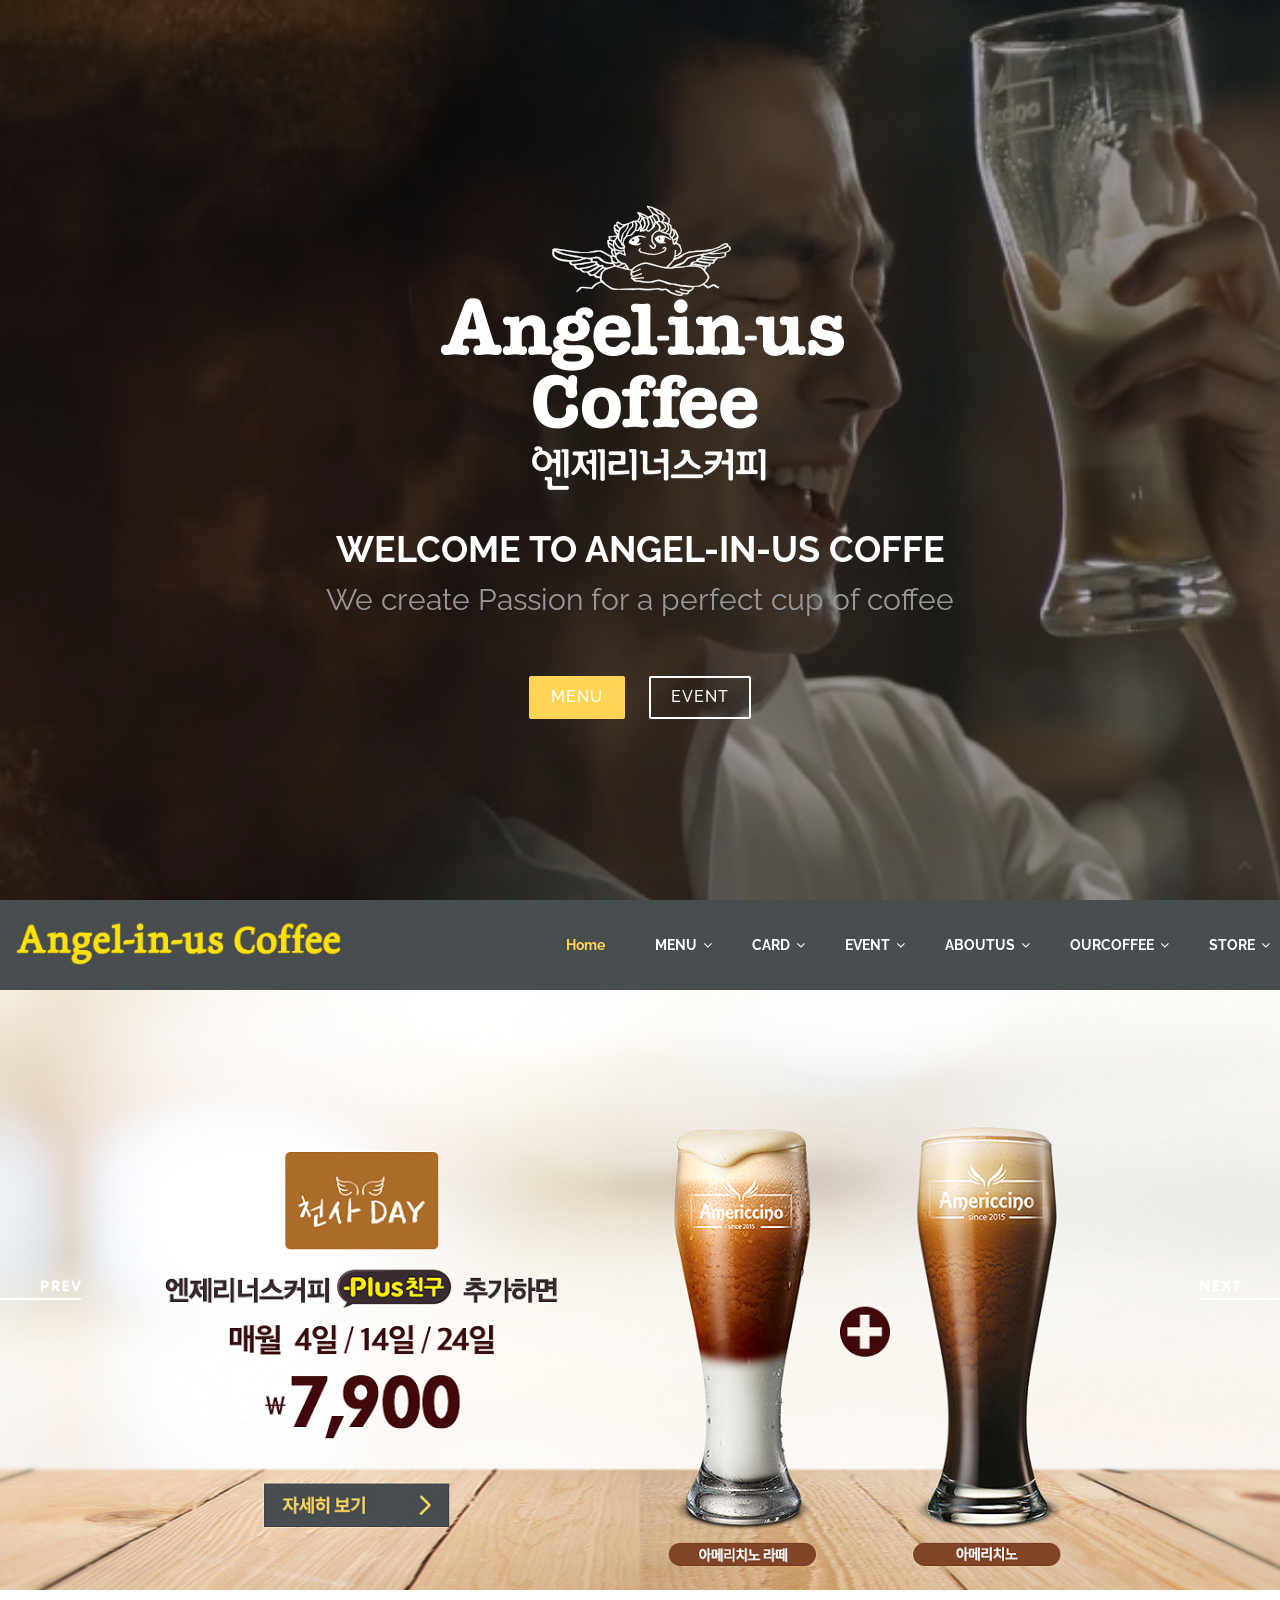
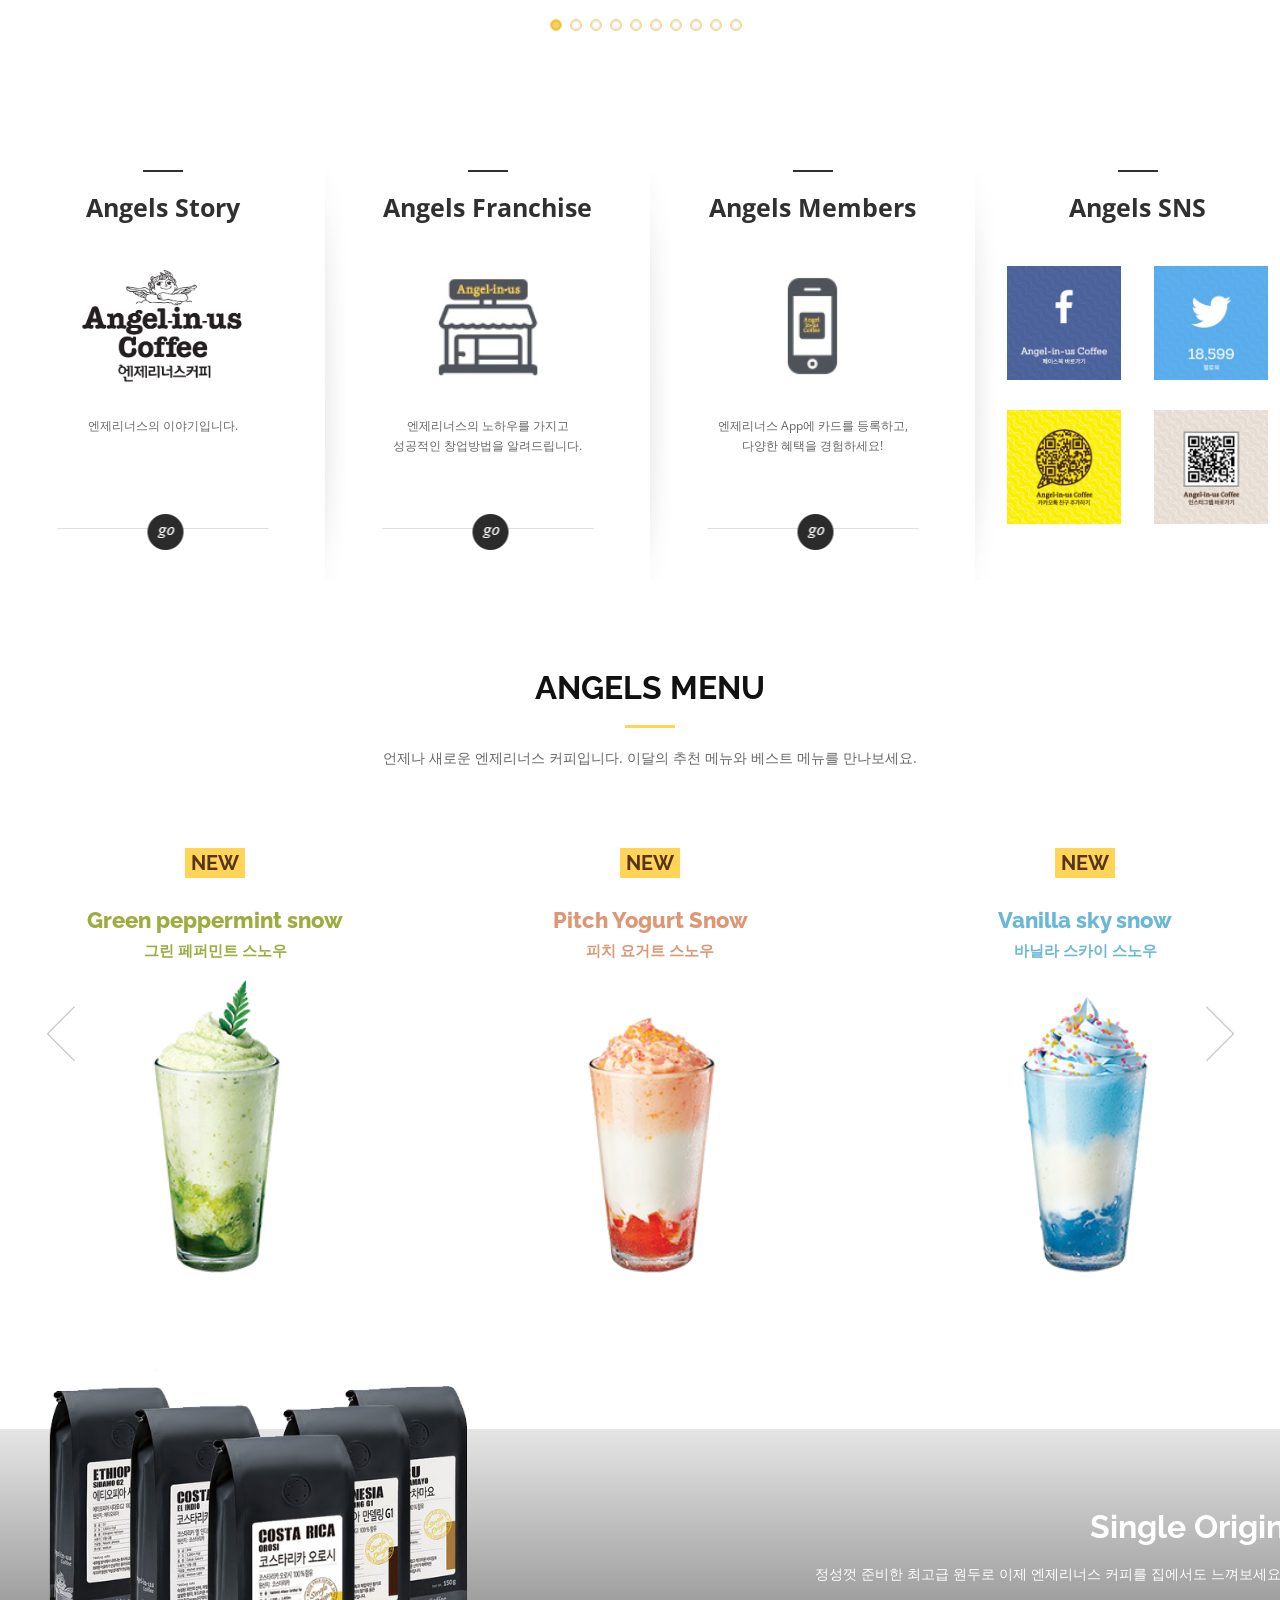
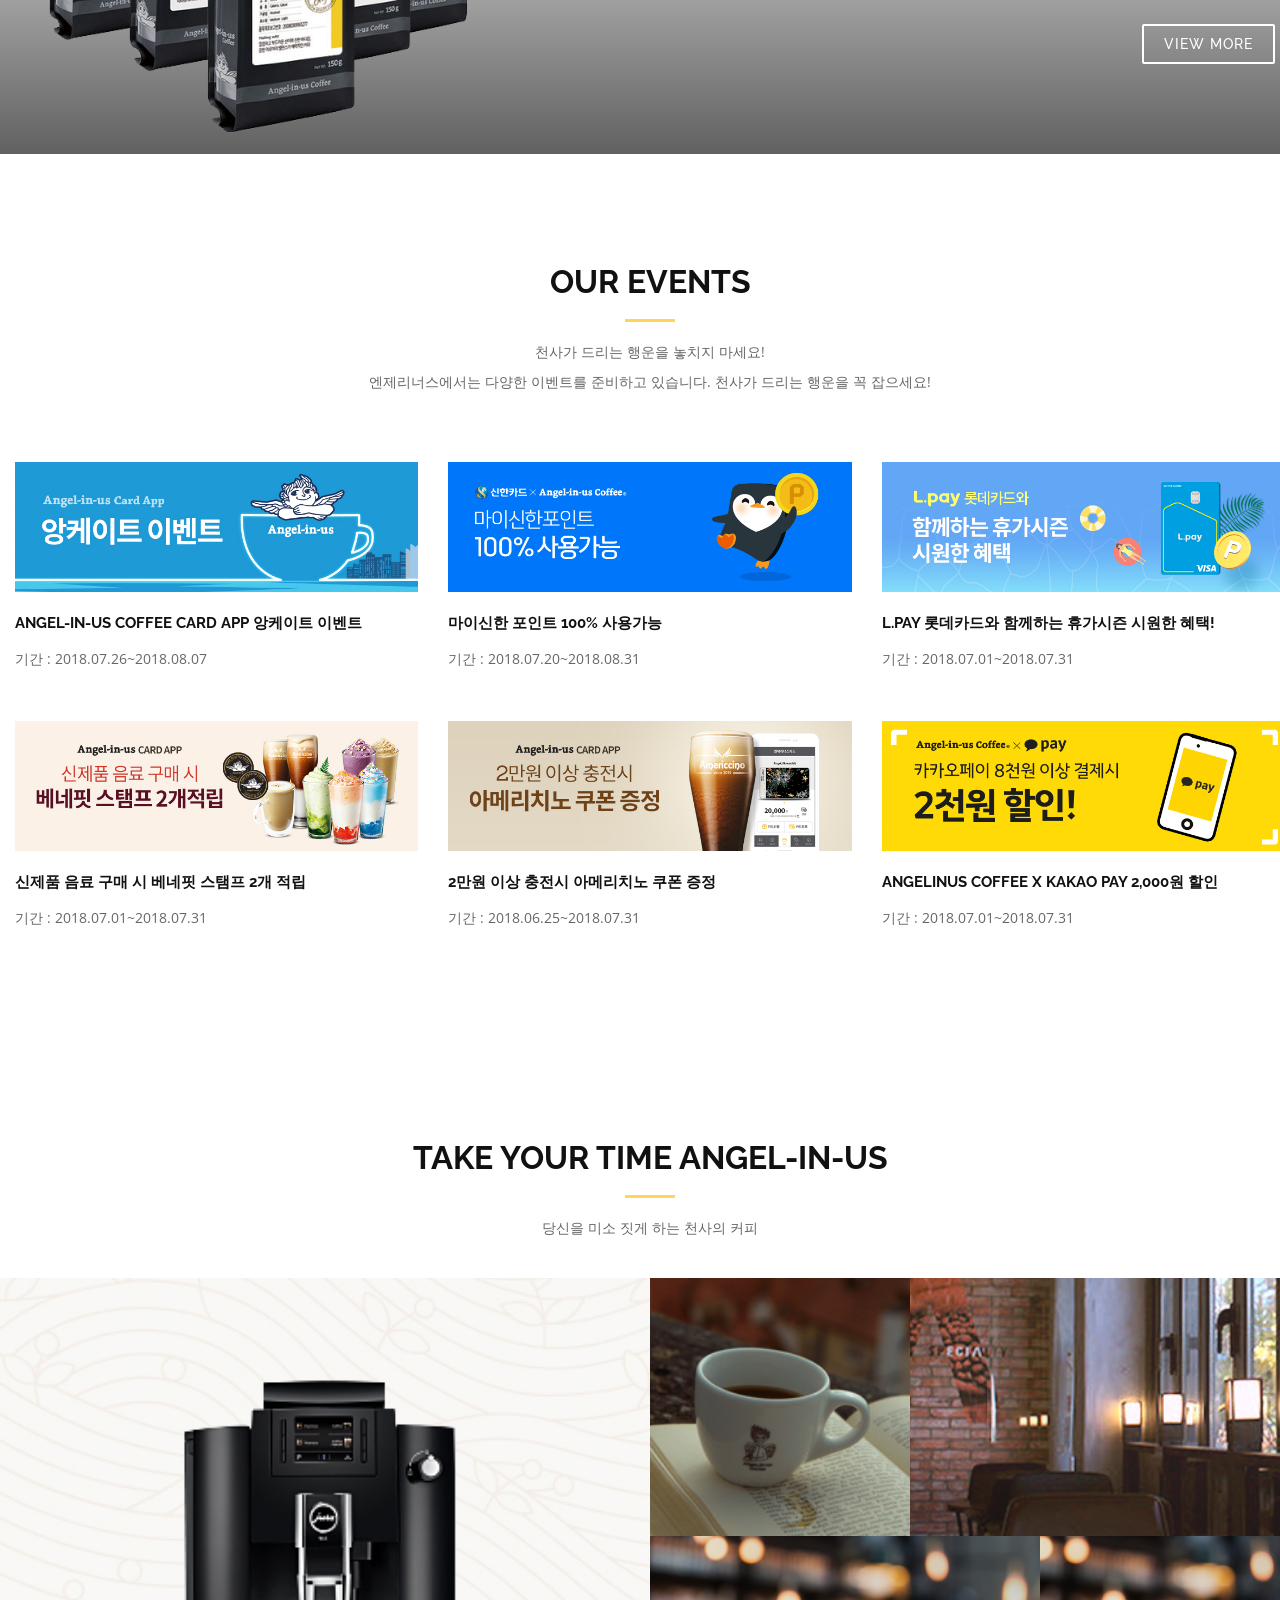
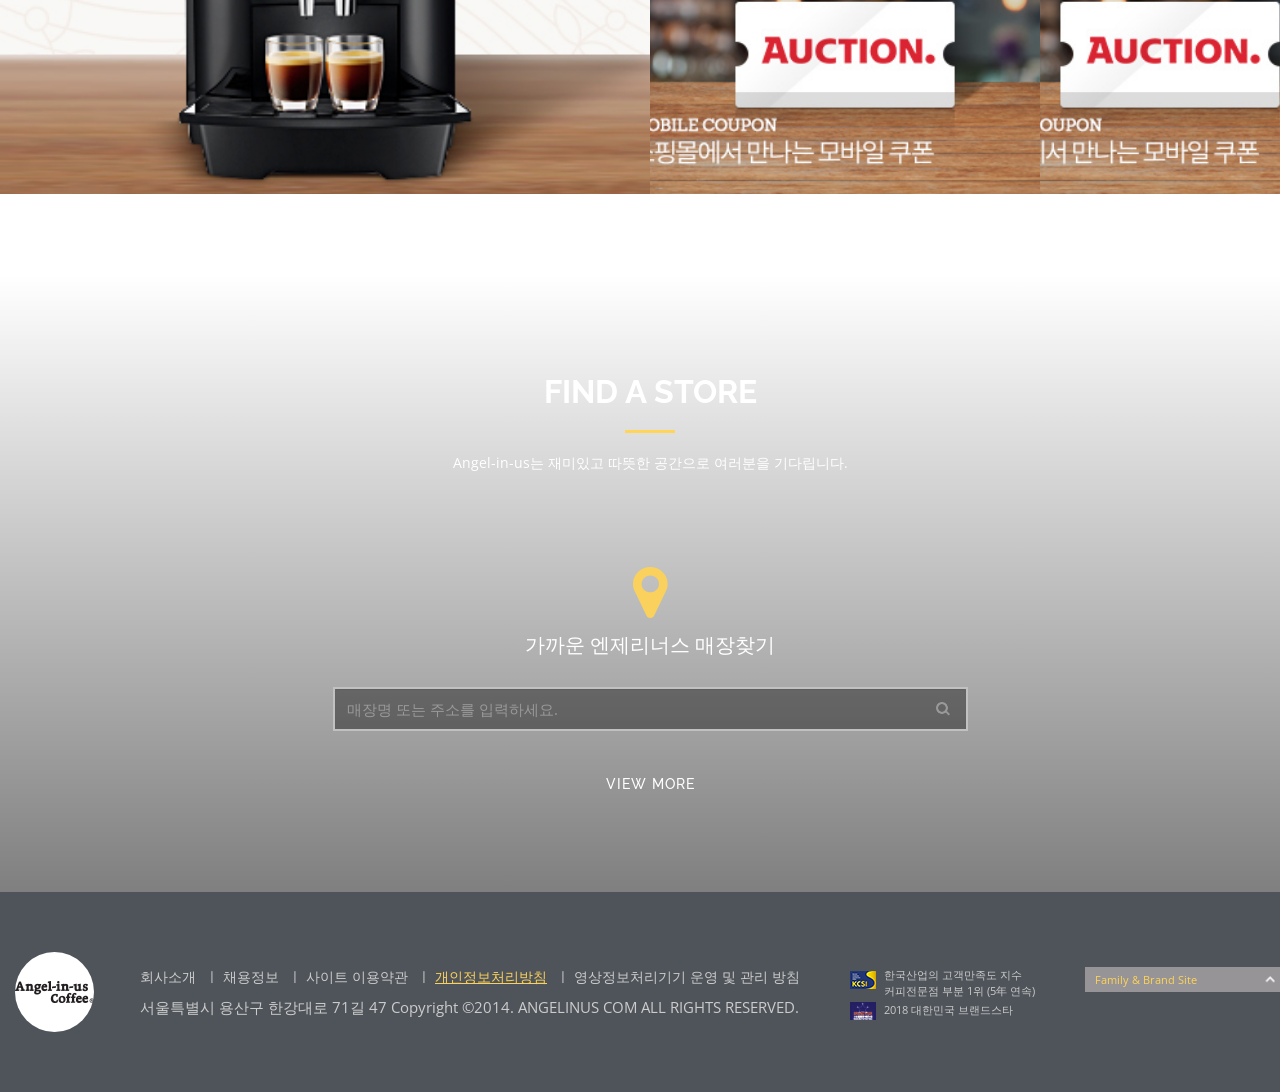
<file: Angel-in-us/index.html>
<!DOCTYPE html>
<html lang="ko">

<head>
  <meta charset="utf-8">
  <title>Angel-in-us</title>
  <meta content="width=device-width, initial-scale=1.0" name="viewport">
  <meta content="" name="keywords">
  <meta content="" name="description">

  <!-- Facebook Opengraph integration: https://developers.facebook.com/docs/sharing/opengraph -->
  <meta property="og:title" content="">
  <meta property="og:image" content="">
  <meta property="og:url" content="">
  <meta property="og:site_name" content="">
  <meta property="og:description" content="">

  <!-- Twitter Cards integration: https://dev.twitter.com/cards/  -->
  <meta name="twitter:card" content="summary">
  <meta name="twitter:site" content="">
  <meta name="twitter:title" content="">
  <meta name="twitter:description" content="">
  <meta name="twitter:image" content="">

  <!-- Google Fonts -->
  <link href="https://fonts.googleapis.com/css?family=Open+Sans:300,300i,400,400i,700,700i|Raleway:300,400,500,700,800" rel="stylesheet">

  <!-- Bootstrap CSS File -->
  <link href="lib/bootstrap/css/bootstrap.css" rel="stylesheet">
  <link href="css/flexslider.css" rel="stylesheet">

  <!-- Libraries CSS Files -->
  <link href="lib/font-awesome/css/font-awesome.min.css" rel="stylesheet">
  <link href="lib/animate-css/animate.min.css" rel="stylesheet">

  <!-- Main Stylesheet File -->
  <link href="css/style.css" rel="stylesheet">



  <!-- =======================================================
    Theme Name: Imperial
    Theme URL: https://bootstrapmade.com/imperial-free-onepage-bootstrap-theme/
    Author: BootstrapMade.com
    Author URL: https://bootstrapmade.com
  ======================================================= -->
</head>

<body>
  <div id="preloader"></div>

  <!--==========================
  Hero Section
  ============================-->
  <section id="hero">
    <div class="hero-container">
      <div class="wow fadeIn">
        <div class="hero-logo">
          <img class="" src="img/logow.png" alt="Imperial">
        </div>

        <h1>Welcome to Angel-in-us Coffe</h1>
        <h2>We create <span class="rotating">A perfect cup of coffee, Passion for a perfect cup of coffee</span></h2>
        <div class="actions">
          <a href="#slider" class="btn-get-started">MENU</a>
          <a href="#events" class="btn-events">EVENT</a>
        </div>
      </div>
    </div>
  </section>

  <!--==========================
  Header Section
  ============================-->
  <header id="header">
    <div class="container">

      <div id="logo" class="pull-left">
        <a href="#hero"><img src="img/AngelinusCoffee+BIy.png" alt=""/></img></a>
        <!-- Uncomment below if you prefer to use a text image -->
        <!--<h1><a href="#hero">Header 1</a></h1>-->
      </div>

      <nav id="nav-menu-container">
        <ul class="nav-menu">
          <li class="menu-active"><a href="#hero">Home</a></li>
          <li><a href="#menu">MENU</a>
            <ul>
              <li><a href="#">New Menu</a></li>
              <li><a href="#">Coffee</a></li>
              <li><a href="#">Angel-in-snow</a></li>
              <li><a href="#">Tea & Beverages</a></li>
              <li><a href="#">Dessert</a></li>
              <li><a href="#">MD</a></li>
              <li><a href="#">제품교환권</a></li>
            </ul>
          </li>
          <li><a href="#card">CARD</a>
            <ul>
              <li><a href="#">엔제리너스 카드란</a></li>
              <li><a href="#">엔제리너스 카드 앱</a></li>
              <li><a href="#">엔제리너스 카드 앱 등록 / 조회</a></li>
              <li><a href="#">카드 Q&A 모아보기</a></li>
              <li><a href="#">엔젤 E-프로모션 스탬프</a></li>
            </ul>
          </li>
          <li><a href="#event">EVENT</a>
            <ul>
              <li><a href="#">진행중인 이벤트</a></li>
              <li><a href="#">종료된 이벤트</a></li>
              <li><a href="#">당첨자 발표</a></li>
              <li><a href="#">그룹 옴니채널</a></li>
              <li><a href="#">Pokémon GO</a></li>
            </ul>
          </li>
          <li><a href="#aboutus">ABOUTUS</a>
            <ul>
              <li><a href="#">엔제리너스 소개</a></li>
              <li><a href="#">엔제리너스 BI</a></li>
              <li><a href="#">엔제리너스 매장</a></li>
              <li><a href="#">Specialty Coffee</a></li>
              <li><a href="#">사회공헌</a></li>
              <li><a href="#">광고 자료</a></li>
              <li><a href="#">새소식</a></li>
              <li><a href="#">Globalization</a></li>
            </ul>
          </li>
          <li><a href="#ourcoffee">OURCOFFEE</a>
            <ul>
              <li><a href="#">A cup of perfection</a></li>
              <li><a href="#">Whole Bean</a></li>
              <li><a href="#">Coffee Class</a></li>
            </ul>
          </li>
          <li class="store"><a href="">STORE</a>
            <ul>
              <li><a href="#">매장찾기</a></li>
              <li><a href="#">케이터링 서비스</a></li>
              <li><a href="#">특설매장 서비스</a></li>
              <li><a href="#">이달의 매장음악</a></li>
            </ul>
          </li>
        </ul>
      </nav>
      <!-- #nav-menu-container -->
    </div>
  </header>
  <!-- #header -->


  <!--==========================
  solid Section
  ============================-->
  <div id="slider">
  	<div class="flexslider">
  		<ul class="slides">
        <li>
          <a href="#"><span class="skip">슬라이드1</span></a>
  			</li>
        <li>
          <a href="#"><span class="skip">슬라이드2</span></a>
  			</li>
        <li>
          <a href="#"><span class="skip">슬라이드3</span></a>
  			</li>
        <li>
          <a href="#"><span class="skip">슬라이드4</span></a>
  			</li>
        <li>
          <a href="#"><span class="skip">슬라이드5</span></a>
  			</li>
        <li>
          <a href="#"><span class="skip">슬라이드6</span></a>
  			</li>
        <li>
          <a href="#"><span class="skip">슬라이드7</span></a>
  			</li>
        <li>
          <a href="#"><span class="skip">슬라이드8</span></a>
  			</li>
        <li>
          <a href="#"><span class="skip">슬라이드9</span></a>
  			</li>
        <li>
          <a href="#"><span class="skip">슬라이드10</span></a>
  			</li>
  		</ul>
  	</div>
    <div class="custom-navigation">
      <a href="#none" class="flex-prev"><span class="skip">Prev</span></a>
      <div class="custom-controls-container"></div>
      <a href="#none" class="flex-next"><span class="skip">Next</span></a>
    </div>
  </div>


  <!--==========================
  Team Section
  ============================-->
  <section id="team">
    <div class="container wow fadeInUp">

      <div class="row">
        <ul>
          <li class="col-xs-12 col-sm-6 col-md-3">
            <div class="line"></div>
            <dl>
              <dt>
                <a href="#">Angels Story</a>
              </dt>
              <dd>
                <a href="#">
                  <img src="img/logoB.png" alt="">
                </a>
                <p>
                  엔제리너스의 이야기입니다.
                </p>
              </dd>
            </dl>
            <a href="#" class="btn-go">
              <img src="img/btn_main_intro_go.gif" alt="">
            </a>
          </li>
          <li class="col-xs-12 col-sm-6 col-md-3">
            <div class="line"></div>
            <dl>
              <dt>
                <a href="#">Angels Franchise</a>
              </dt>
              <dd>
                <a href="#">
                  <img src="img/txt_card_what01.png" alt="">
                </a>
                <p>
                엔제리너스의 노하우를 가지고<br>
                성공적인 창업방법을 알려드립니다.</p>
              </dd>
            </dl>
            <a href="#" class="btn-go">
              <img src="img/btn_main_intro_go.gif" alt="">
            </a>
          </li>
          <li class="col-xs-12 col-sm-6 col-md-3">
            <div class="line"></div>
            <dl>
              <dt>
                <a href="#">Angels Members</a>
              </dt>
              <dd>
                <a href="#">
                  <img src="img/txt_card_what02.png" alt="">
                </a>
                <p>
                엔제리너스 App에 카드를 등록하고,<br>
                다양한 혜택을 경험하세요!</p>
              </dd>
            </dl>
            <a href="#" class="btn-go">
              <img src="img/btn_main_intro_go.gif" alt="">
            </a>
          </li>
          <li class="col-xs-12 col-sm-6 col-md-3">
            <div class="line"></div>
            <dl>
              <dt>
                <a href="#">Angels SNS</a>
              </dt>
              <dd class="snsAc">
                  <a class="facebook" href="https://www.facebook.com/angelinustime">
                    <img src="img/facebookBg.PNG" alt="설명작성">
                  </a>
                  <a class="twitter" href="https://twitter.com/Angelinustime">
                    <img src="img/twitterBg.PNG" alt="설명작성">
                  </a>
                  <a class="kakao" href="#">
                    <img src="img/kakaoBg.PNG" alt="설명작성">
                  </a>
                  <a class="Instagram" href="#">
                    <img src="img/instagramBg.PNG" alt="설명작성">
                  </a>
              </dd>
            </dl>
          </li>
        </ul>
      </div>
    </div>
  </section>


  <!--==========================
  menu Section
  ============================-->
  <section id="menu">
    <div class="container wow fadeInUp">
      <div class="row">
        <div class="col-md-12">
          <h3 class="section-title">Angels menu</h3>
          <div class="section-title-divider"></div>
          <p class="section-description">언제나 새로운 엔제리너스 커피입니다. 이달의 추천 메뉴와 베스트 메뉴를 만나보세요.</p>
        </div>
      </div>
    </div>

    <div class="custom-navigation">
      <a href="#none" class="arrPrev"><span class="skip">Prev</span></a>
      <div class="custom-controls-container"></div>
      <a href="#none" class="arrNext"><span class="skip">Next</span></a>
    </div>

    <div class="container menu-container flexslider carousel wow fadeInRight">
      <!-- <div class="row "> -->
        <ul class="slides">
          <li class="col-lg-4 menu-box">
            <div class="box">
              <a class="box-more" href="#">
                허브향이 특징인 페퍼민트 티 스노우
                <span>View more</span>
              </a>
            </div>
              <h2 class="menu-title">NEW</h2>
              <a href="#" class="col-md-12 menu-content">
                <figure>
                  <figcaption>
                    <h2 class="menu-text green">Green peppermint snow</h2>
                    <p class="menu-text green">그린 페퍼민트 스노우</p>
                  </figcaption>
                  <div class="col-lg-12 imgbox">
                    <img src="img/DetailImage.png" alt="">
                  </div>
                </figure>
              </a>
          </li>
          <li class="col-lg-4 menu-box">
            <div class="box">
              <a class="box-more" href="#">
                천도복숭아, 요거트, 자두 푸딩을 레이어드하여 노을빛을 표현한 스노우
                <span>View more</span>
              </a>
            </div>
            <h2 class="menu-title">NEW</h2>
            <a href="#" class="col-md-12 menu-content">
              <figure>
                <figcaption>
                  <h2 class="menu-text pitch">Pitch Yogurt Snow</h2>
                  <p class="menu-text pitch">피치 요거트 스노우</p>
                </figcaption>
                <div class="col-lg-12 imgbox">
                  <img src="img/DetailImage2.png" alt="">
                </div>
              </figure>
            </a>
          </li>
          <li class="col-lg-4 menu-box">
            <div class="box">
              <a class="box-more" href="#">
                바닐라와 블루베리 푸딩이 어우러져 하늘과 바다빛을 표현한 스노우
                <span>View more</span>
              </a>
            </div>
            <h2 class="menu-title">NEW</h2>
            <a href="#" class="col-md-12 menu-content">
              <figure>
                <figcaption>
                  <h2 class="menu-text sky">Vanilla sky snow</h2>
                  <p class="menu-text sky">바닐라 스카이 스노우</p>
                </figcaption>
                <div class="col-lg-12 imgbox">
                  <img src="img/DetailImage3.png" alt="">
                </div>
              </figure>
            </a>
          </li>
          <li class="col-lg-4 menu-box">
            <div class="box">
              <a class="box-more" href="#">
                커피와 함께 부드러운 달콤함을 즐길 수 있는 제품
                <span>View more</span>
              </a>
            </div>
            <h2 class="menu-title">BEST</h2>
            <a href="#" class="col-md-12 menu-content">
              <figure>
                <figcaption>
                  <h2 class="menu-text brown">Americino(sweet)</h2>
                  <p class="menu-text brown">아메리치노(스위트)</p>
                </figcaption>
                <div class="col-lg-12 imgbox">
                  <img src="img/AmericinoDetailImage.png" alt="">
                </div>
              </figure>
            </a>
          </li>
          <li class="col-lg-4 menu-box">
            <div class="box">
              <a class="box-more" href="#">
                부드럽고 달콤한 스트로베리 아이스 블랜딩 음료
                <span>View more</span>
              </a>
            </div>
            <h2 class="menu-title">BEST</h2>
            <a href="#" class="col-md-12 menu-content">
              <figure>
                <figcaption>
                  <h2 class="menu-text pink">Strawberry snow</h2>
                  <p class="menu-text pink">딸기 스노우</p>
                </figcaption>
                <div class="col-lg-12 imgbox">
                  <img src="img/StrawberrysnowDetailImage.png" alt="">
                </div>
              </figure>
            </a>
          </li>
          <li class="col-lg-4 menu-box">
            <div class="box">
              <a class="box-more" href="#">
                커피와 함께 부드러운 달콤함을 즐길 수 있는 제품
                <span>View more</span>
              </a>
            </div>
            <h2 class="menu-title">BEST</h2>
            <a href="#" class="col-md-12 menu-content">
              <figure>
                <figcaption>
                  <h2 class="menu-text Cookie">Cookies & Creamy Snow</h2>
                  <p class="menu-text Cookie">쿠키&크림 스노우</p>
                </figcaption>
                <div class="col-lg-12 imgbox">
                  <img src="img/Cookies&CreamySnowDetailImage.png" alt="">
                </div>
              </figure>
            </a>
          </li>
        </ul>
      <!-- </div> -->
    </div>

  </section>


  <!--==========================
  Subscrbe Section
  ============================-->
  <section id="wholebean">
    <div class="container wow fadeInUp">
      <div class="row">
        <div class="col-xs-12 col-sm-12 col-lg-6 subscribe-img-container">
          <img src="img/600.png" alt="">
        </div>
        <div class="col-xs-12 col-sm-12 col-lg-6 row_right">
          <h3 class="wholebean-title">Single Origin</h3>
          <p class="wholebean-text">정성껏 준비한 최고급 원두로 이제 엔제리너스 커피를 집에서도 느껴보세요.</p>
          <a class="subscribe-btn" href="#">View more</a>
        </div>
      </div>
    </div>
  </section>


  <!--==========================
  events Section
  ============================-->
  <section id="events">
    <div class="container wow fadeInUp">
      <div class="row">
        <div class="col-md-12">
          <h3 class="section-title">Our events</h3>
          <div class="section-title-divider"></div>
          <p class="section-description">천사가 드리는 행운을 놓치지 마세요!</p>
          <p class="section-description">엔제리너스에서는 다양한 이벤트를 준비하고 있습니다. 천사가 드리는 행운을 꼭 잡으세요!
          </p>
        </div>
      </div>

      <div class="row">
        <div class="col-sm-4 col-md-4 event-item">
          <div class="event-box"><a class="event-boxhover" href=""></a><img src="img/eventimage12.jpg" alt=""></div>
          <h4 class="event-title"><a href="">Angel-in-us Coffee Card App 앙케이트 이벤트</a></h4>
          <p class="event-description">기간 : 2018.07.26~2018.08.07</p>
        </div>
        <div class="col-sm-4 col-md-4 event-item">
          <div class="event-box"><a class="event-boxhover" href=""></a><img src="img/eventimage1.jpg" alt=""></div>
          <h4 class="event-title"><a href="">마이신한 포인트 100% 사용가능</a></h4>
          <p class="event-description">기간 : 2018.07.20~2018.08.31</p>
        </div>
        <div class="col-sm-4 col-md-4 event-item">
          <div class="event-box"><a class="event-boxhover" href=""></a><img src="img/eventimage2.jpg" alt=""></div>
          <h4 class="event-title"><a href="">L.pay 롯데카드와 함께하는 휴가시즌 시원한 혜택!</a></h4>
          <p class="event-description">기간 : 2018.07.01~2018.07.31</p>
        </div>
        <div class="col-sm-4 col-md-4 event-item">
          <div class="event-box"><a class="event-boxhover" href=""></a><img src="img/eventimage3.jpg" alt=""></div>
          <h4 class="event-title"><a href="">신제품 음료 구매 시 베네핏 스탬프 2개 적립</a></h4>
          <p class="event-description">기간 : 2018.07.01~2018.07.31</p>
        </div>
        <div class="col-sm-4 col-md-4 event-item">
          <div class="event-box"><a class="event-boxhover" href=""></a><img src="img/eventimage4.jpg" alt=""></div>
          <h4 class="event-title"><a href="">2만원 이상 충전시 아메리치노 쿠폰 증정</a></h4>
          <p class="event-description">기간 : 2018.06.25~2018.07.31</p>
        </div>
        <div class="col-sm-4 col-md-4 event-item">
          <div class="event-box"><a class="event-boxhover" href=""></a><img src="img/eventimage5.jpg" alt=""></div>
          <h4 class="event-title"><a href="">Angelinus Coffee X Kakao Pay 2,000원 할인</a></h4>
          <p class="event-description">기간 : 2018.07.01~2018.07.31</p>
        </div>
      </div>
    </div>
  </section>


  <!--==========================
  Porfolio Section
  ============================-->
  <section id="angel-in-us">
    <div class="container wow fadeInUp">
      <div class="row">
        <div class="col-md-12">
          <h3 class="section-title">Take Your Time Angel-in-us</h3>
          <div class="section-title-divider"></div>
          <p class="section-description">당신을 미소 짓게 하는 천사의 커피</p>
        </div>
      </div>

      <div class="row img-list">
        <div class="col-md-6 img1">
          <a href="#" class="details">
            <h4>ANGEL'S MALL</h4>
          </a>
        </div>
        <div class="col-md-6">
          <div class="row">
            <div class="col1 img2">
              <a href="#" class="details">
                <h4>TV/CF</h4>
                <span>광고속에서 엔제리너스 커피를 만나보세요.</span>
              </a>
            </div>
            <div class="col2 img3">
              <a href="#" class="details">
                <h4>Social contribution</h4>
                <span>엔제리너스와 함께하는 따뜻한 세상 만들기</span>
              </a>
            </div>
          </div>
          <div class="row">
            <div class="col2 img4">
              <a href="#" class="details">
                <h4>MOBILE COUPON</h4>
                <span>쇼핑몰에서 만나는 모바일 쿠폰</span>
              </a>
            </div>
            <div class="col1 img5">
              <a href="#" class="details">
                <h4>MOBILE COUPON</h4>
                <span>쇼핑몰에서 만나는 모바일 쿠폰</span>
              </a>
            </div>
          </div>
        </div>
      </div>
    </section>


  <!--==========================
  Contact Section
  ============================-->
  <section id="contact">
    <div class="container wow fadeInUp">
      <div class="row">
        <div class="col-md-12 contact-title">
          <h3 class="section-title">Find a store</h3>
          <div class="section-title-divider"></div>
          <p class="section-description">Angel-in-us는 재미있고 따뜻한 공간으로 여러분을 기다립니다.</p>
        </div>
      </div>

      <div class="contactbox">
        <div class="row">
          <div class="col-md-12">
            <div class="info">
              <div>
                <i class="fa fa-map-marker"></i>
                <p>가까운 엔제리너스 매장찾기</p>
              </div>
            </div>
          </div>

          <div class="col-md-12">
            <div class="StoreInput">
              <input type="text" name="name" class="form-control" id="name" placeholder="매장명 또는 주소를 입력하세요." data-rule="minlen:4" data-msg="Please enter at least 4 chars" />
              <button class="btnSearch"></button>
            </div>
          </div>
        </div>
        <a class="subscribe-btn" href="#">View more</a>
      </div>
    </div>
  </section>

  <!--==========================
  Footer
============================-->
  <footer id="footer">
    <div class="container">
      <div class="row">
        <div class="col-md-12">
          <p class="footer-img">
            <img src="img/footerLogo.gif" alt=""></p>
          <div class="copyright">
            <a href="#" target="_blank">회사소개</a>
            ㅣ
            <a href="#">채용정보</a>
            ㅣ
            <a href="#">사이트 이용약관</a>
            ㅣ
            <a href="#" class="em">개인정보처리방침</a>
            ㅣ
            <a href="#">영상정보처리기기 운영 및 관리 방침</a>
          </div>
          <div class="credits">
            <span>서울특별시 용산구 한강대로 71길 47</span>
            <span>Copyright ©2014. ANGELINUS COM ALL RIGHTS RESERVED.</span>
          </div>
          <div class="footAward">
            <div>
              <img src="img/award01.gif" alt="">
              <span>한국산업의 고객만족도 지수<br>
                    커피전문점 부분 1위 (5年 연속)
              </span>
            </div>
            <div>
              <img src="img/brandstar.gif" alt="">
              <span>2018 대한민국 브랜드스타</span>
            </div>
          </div>
          <div class="familyOpen">
            <div class="family_Wrap">
              <a href="#" class="famOpen">Family & Brand Site</a>
              <div class="footFamily fix2017 richscript-preload ">
                <ul>
                  <li>
                    <a href="#" target="_blank" title="새창으로열기">롯데그룹</a>
                  </li>
                  <li>
                    <a href="#" target="_blank" title="새창으로열기">LOTTE GRS</a>
                  </li>
                  <li>
                    <a href="#" target="_blank" title="새창으로열기">롯데리아</a>
                  </li>
                  <li>
                    <a href="#" target="_blank" title="새창으로열기">엔제리너스 커피</a>
                  </li>
                  <li>
                    <a href="#" target="_blank" title="새창으로열기">크리스피크림도넛</a>
                  </li>
                  <li>
                    <a href="#" target="_blank" title="새창으로열기">티지아이프라이데이스</a>
                  </li>
                  <li>
                    <a href="#" target="_blank" title="새창으로열기">L.POINT</a>
                  </li>
                  <li>
                    <a href="#" target="_blank" title="새창으로열기">롯데채용센터</a>
                  </li>
                  <li>
                    <a href="#" target="_blank" title="새창으로열기">롯데제과</a>
                  </li>
                  <li>
                    <a href="#" target="_blank" title="새창으로열기">롯데칠성음료</a>
                  </li>
                  <li>
                    <a href="#" target="_blank" title="새창으로열기">롯데푸드</a>
                  </li>
                  <li>
                    <a href="#" target="_blank" title="새창으로열기">롯데주류BG</a>
                  </li>
                  <li>
                    <a href="#" target="_blank" title="새창으로열기">롯데아사히주류</a>
                  </li>
                  <li>
                    <a href="#" target="_blank" title="새창으로열기">롯데백화점</a>
                  </li>
                  <li>
                    <a href="#" target="_blank" title="새창으로열기">에비뉴엘</a>
                  </li>
                </ul>
              </div>
            </div>
          </div>
        </div>
      </div>
    </div>
  </footer>
  <!-- #footer -->

  <a href="#" class="back-to-top"><i class="fa fa-chevron-up"></i></a>

  <!-- Required JavaScript Libraries -->
  <script src="lib/jquery/jquery.min.js"></script>
  <script src="lib/bootstrap/js/bootstrap.min.js"></script>
  <script src="lib/bootstrap/js/jquery.flexslider.js"></script>
  <script src="lib/superfish/hoverIntent.js"></script>
  <script src="lib/superfish/superfish.min.js"></script>
  <script src="lib/morphext/morphext.min.js"></script>
  <script src="lib/wow/wow.min.js"></script>
  <script src="lib/stickyjs/sticky.js"></script>
  <script src="lib/easing/easing.js"></script>


  <!-- Template Specisifc Custom Javascript File -->
  <script src="js/custom.js"></script>

  <script src="js/contactform.js"></script>


</body>

</html>
</file>
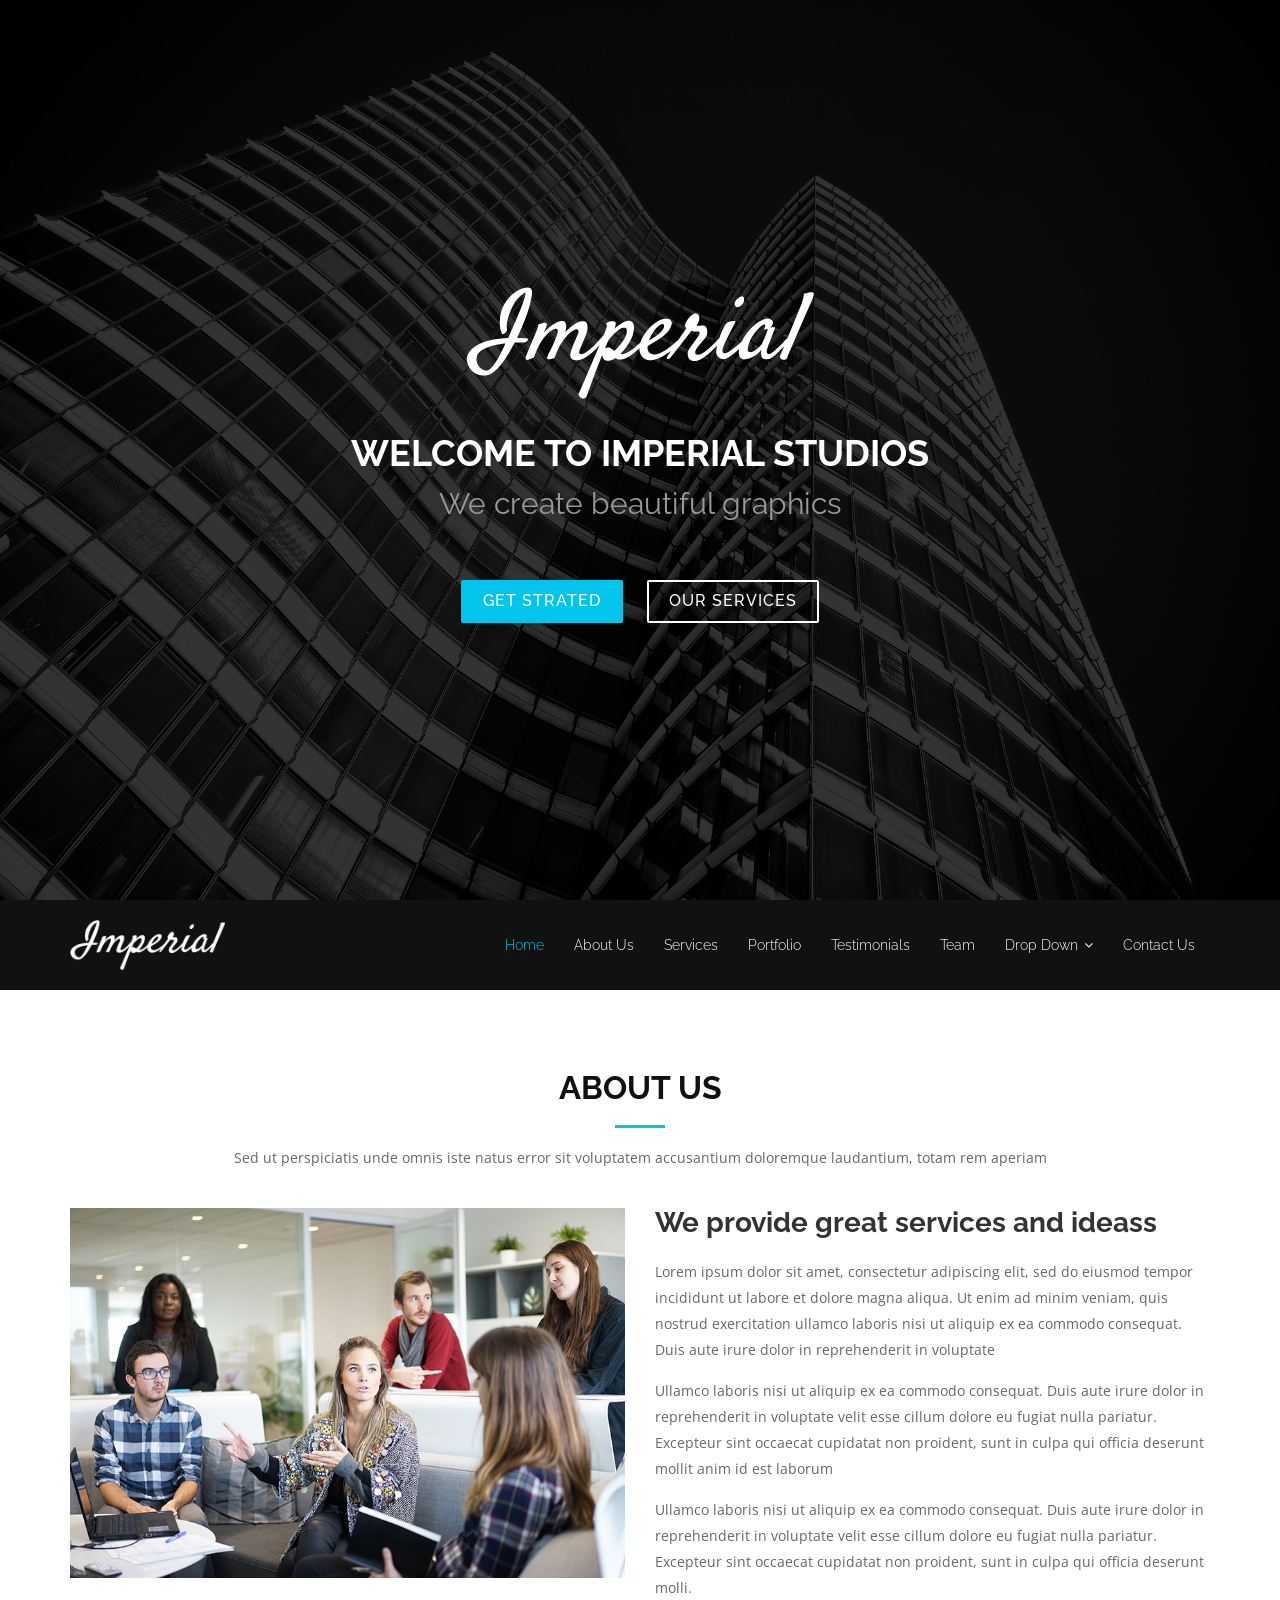
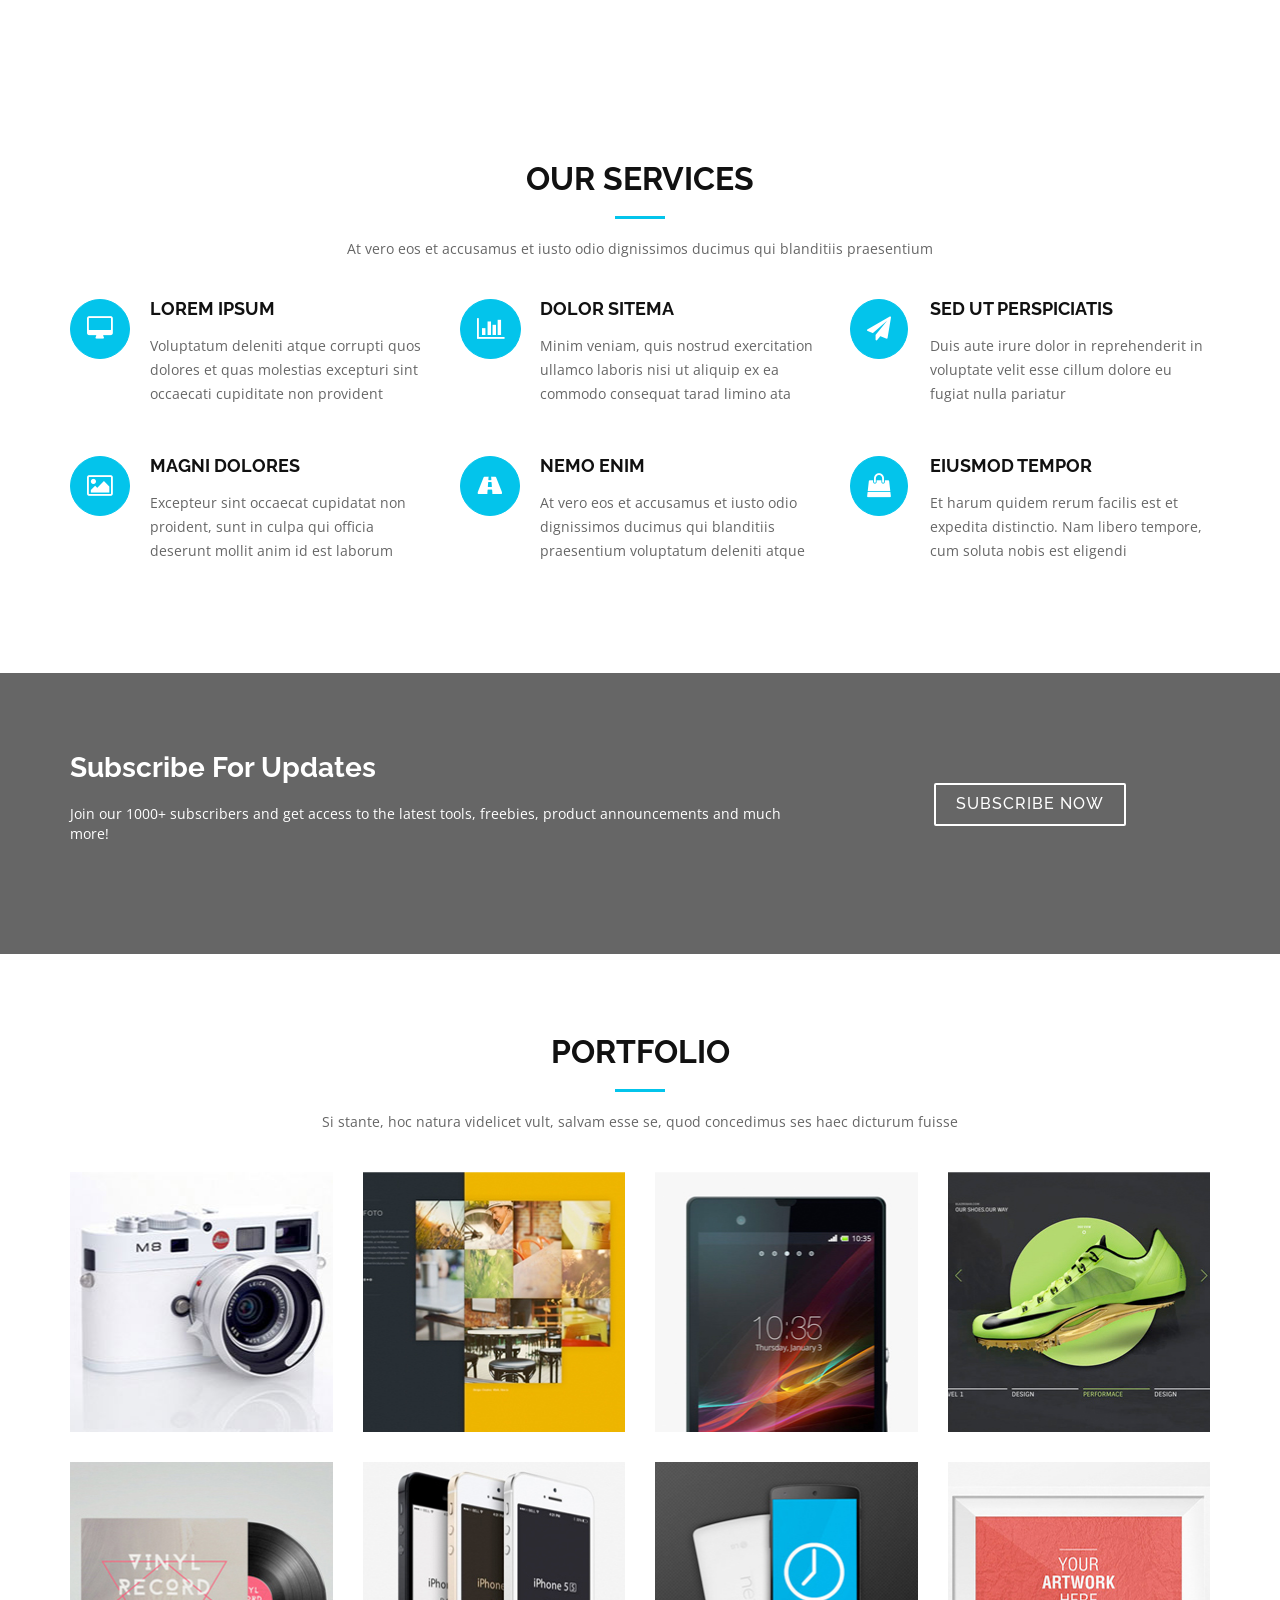
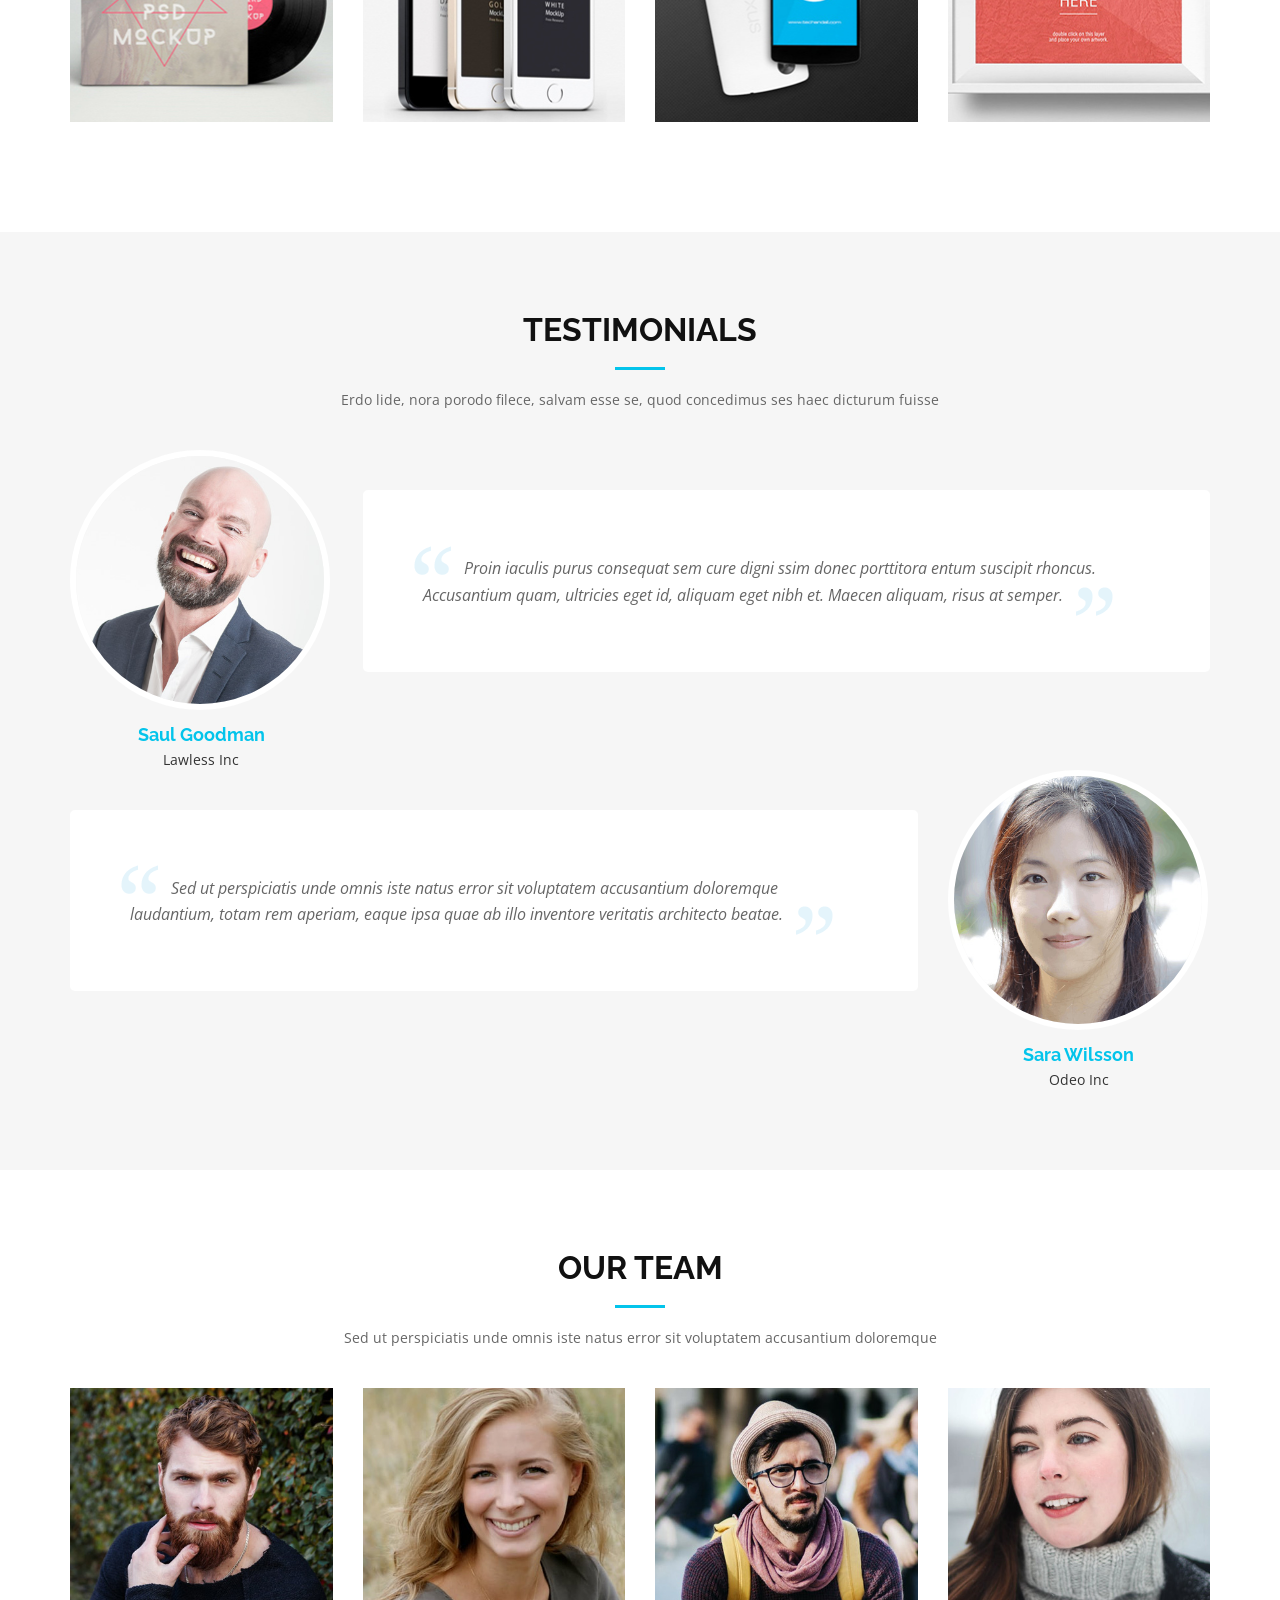
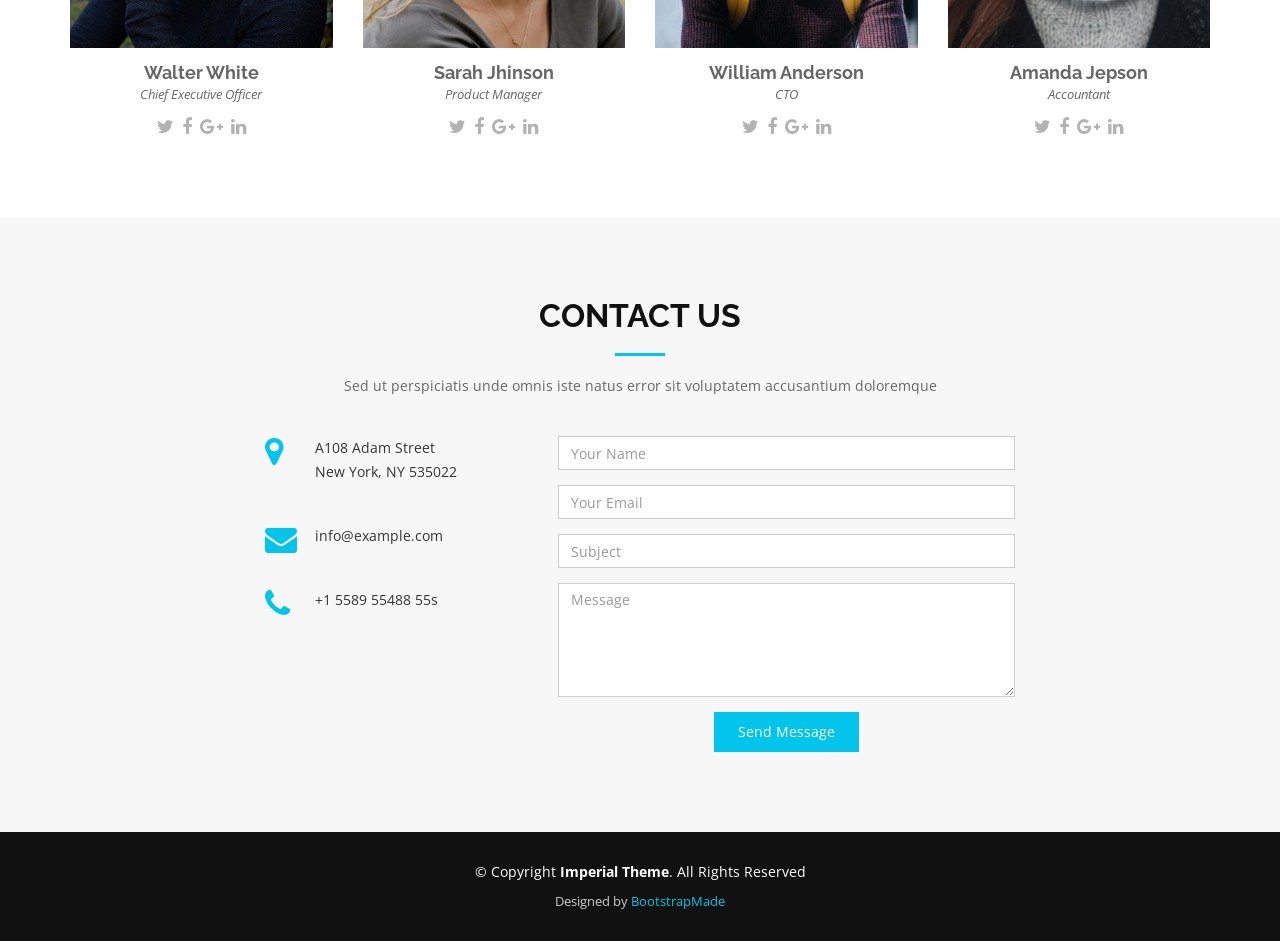
<file: Angel-in-us/원본/Imperial(원본)/index.html>
<!DOCTYPE html>
<html lang="en">

<head>
  <meta charset="utf-8">
  <title>Imperial Boootstrap Template</title>
  <meta content="width=device-width, initial-scale=1.0" name="viewport">
  <meta content="" name="keywords">
  <meta content="" name="description">

  <!-- Facebook Opengraph integration: https://developers.facebook.com/docs/sharing/opengraph -->
  <meta property="og:title" content="">
  <meta property="og:image" content="">
  <meta property="og:url" content="">
  <meta property="og:site_name" content="">
  <meta property="og:description" content="">

  <!-- Twitter Cards integration: https://dev.twitter.com/cards/  -->
  <meta name="twitter:card" content="summary">
  <meta name="twitter:site" content="">
  <meta name="twitter:title" content="">
  <meta name="twitter:description" content="">
  <meta name="twitter:image" content="">

  <!-- Place your favicon.ico and apple-touch-icon.png in the template root directory -->
  <link href="favicon.ico" rel="shortcut icon">

  <!-- Google Fonts -->
  <link href="https://fonts.googleapis.com/css?family=Open+Sans:300,300i,400,400i,700,700i|Raleway:300,400,500,700,800" rel="stylesheet">

  <!-- Bootstrap CSS File -->
  <link href="lib/bootstrap/css/bootstrap.min.css" rel="stylesheet">

  <!-- Libraries CSS Files -->
  <link href="lib/font-awesome/css/font-awesome.min.css" rel="stylesheet">
  <link href="lib/animate-css/animate.min.css" rel="stylesheet">

  <!-- Main Stylesheet File -->
  <link href="css/style.css" rel="stylesheet">

  <!-- =======================================================
    Theme Name: Imperial
    Theme URL: https://bootstrapmade.com/imperial-free-onepage-bootstrap-theme/
    Author: BootstrapMade.com
    Author URL: https://bootstrapmade.com
  ======================================================= -->
</head>

<body>
  <div id="preloader"></div>

  <!--==========================
  Hero Section
  ============================-->
  <section id="hero">
    <div class="hero-container">
      <div class="wow fadeIn">
        <div class="hero-logo">
          <img class="" src="img/logo.png" alt="Imperial">
        </div>

        <h1>Welcome to Imperial studios</h1>
        <h2>We create <span class="rotating">beautiful graphics, functional websites, working mobile apps</span></h2>
        <div class="actions">
          <a href="#about" class="btn-get-started">Get Strated</a>
          <a href="#services" class="btn-services">Our Services</a>
        </div>
      </div>
    </div>
  </section>

  <!--==========================
  Header Section
  ============================-->
  <header id="header">
    <div class="container">

      <div id="logo" class="pull-left">
        <a href="#hero"><img src="img/logo.png" alt="" title="" /></img></a>
        <!-- Uncomment below if you prefer to use a text image -->
        <!--<h1><a href="#hero">Header 1</a></h1>-->
      </div>

      <nav id="nav-menu-container">
        <ul class="nav-menu">
          <li class="menu-active"><a href="#hero">Home</a></li>
          <li><a href="#about">About Us</a></li>
          <li><a href="#services">Services</a></li>
          <li><a href="#portfolio">Portfolio</a></li>
          <li><a href="#testimonials">Testimonials</a></li>
          <li><a href="#team">Team</a></li>
          <li class="menu-has-children"><a href="">Drop Down</a>
            <ul>
              <li><a href="#">Drop Down 1</a></li>
              <li class="menu-has-children"><a href="#">Drop Down 2</a>
                <ul>
                  <li><a href="#">Deep Drop Down 1</a></li>
                  <li><a href="#">Deep Drop Down 2</a></li>
                  <li><a href="#">Deep Drop Down 3</a></li>
                  <li><a href="#">Deep Drop Down 4</a></li>
                  <li><a href="#">Deep Drop Down 5</a></li>
                </ul>
              </li>
              <li><a href="#">Drop Down 3</a></li>
              <li><a href="#">Drop Down 4</a></li>
              <li><a href="#">Drop Down 5</a></li>
            </ul>
          </li>
          <li><a href="#contact">Contact Us</a></li>
        </ul>
      </nav>
      <!-- #nav-menu-container -->
    </div>
  </header>
  <!-- #header -->

  <!--==========================
  About Section
  ============================-->
  <section id="about">
    <div class="container wow fadeInUp">
      <div class="row">
        <div class="col-md-12">
          <h3 class="section-title">About Us</h3>
          <div class="section-title-divider"></div>
          <p class="section-description">Sed ut perspiciatis unde omnis iste natus error sit voluptatem accusantium doloremque laudantium, totam rem aperiam</p>
        </div>
      </div>
    </div>
    <div class="container about-container wow fadeInUp">
      <div class="row">

        <div class="col-lg-6 about-img">
          <img src="img/about-img.jpg" alt="">
        </div>

        <div class="col-md-6 about-content">
          <h2 class="about-title">We provide great services and ideass</h2>
          <p class="about-text">
            Lorem ipsum dolor sit amet, consectetur adipiscing elit, sed do eiusmod tempor incididunt ut labore et dolore magna aliqua. Ut enim ad minim veniam, quis nostrud exercitation ullamco laboris nisi ut aliquip ex ea commodo consequat. Duis aute irure dolor
            in reprehenderit in voluptate
          </p>
          <p class="about-text">
            Ullamco laboris nisi ut aliquip ex ea commodo consequat. Duis aute irure dolor in reprehenderit in voluptate velit esse cillum dolore eu fugiat nulla pariatur. Excepteur sint occaecat cupidatat non proident, sunt in culpa qui officia deserunt mollit anim
            id est laborum
          </p>
          <p class="about-text">
            Ullamco laboris nisi ut aliquip ex ea commodo consequat. Duis aute irure dolor in reprehenderit in voluptate velit esse cillum dolore eu fugiat nulla pariatur. Excepteur sint occaecat cupidatat non proident, sunt in culpa qui officia deserunt molli.
          </p>
        </div>
      </div>
    </div>
  </section>

  <!--==========================
  Services Section
  ============================-->
  <section id="services">
    <div class="container wow fadeInUp">
      <div class="row">
        <div class="col-md-12">
          <h3 class="section-title">Our Services</h3>
          <div class="section-title-divider"></div>
          <p class="section-description">At vero eos et accusamus et iusto odio dignissimos ducimus qui blanditiis praesentium</p>
        </div>
      </div>

      <div class="row">
        <div class="col-md-4 service-item">
          <div class="service-icon"><i class="fa fa-desktop"></i></div>
          <h4 class="service-title"><a href="">Lorem Ipsum</a></h4>
          <p class="service-description">Voluptatum deleniti atque corrupti quos dolores et quas molestias excepturi sint occaecati cupiditate non provident</p>
        </div>
        <div class="col-md-4 service-item">
          <div class="service-icon"><i class="fa fa-bar-chart"></i></div>
          <h4 class="service-title"><a href="">Dolor Sitema</a></h4>
          <p class="service-description">Minim veniam, quis nostrud exercitation ullamco laboris nisi ut aliquip ex ea commodo consequat tarad limino ata</p>
        </div>
        <div class="col-md-4 service-item">
          <div class="service-icon"><i class="fa fa-paper-plane"></i></div>
          <h4 class="service-title"><a href="">Sed ut perspiciatis</a></h4>
          <p class="service-description">Duis aute irure dolor in reprehenderit in voluptate velit esse cillum dolore eu fugiat nulla pariatur</p>
        </div>
        <div class="col-md-4 service-item">
          <div class="service-icon"><i class="fa fa-photo"></i></div>
          <h4 class="service-title"><a href="">Magni Dolores</a></h4>
          <p class="service-description">Excepteur sint occaecat cupidatat non proident, sunt in culpa qui officia deserunt mollit anim id est laborum</p>
        </div>
        <div class="col-md-4 service-item">
          <div class="service-icon"><i class="fa fa-road"></i></div>
          <h4 class="service-title"><a href="">Nemo Enim</a></h4>
          <p class="service-description">At vero eos et accusamus et iusto odio dignissimos ducimus qui blanditiis praesentium voluptatum deleniti atque</p>
        </div>
        <div class="col-md-4 service-item">
          <div class="service-icon"><i class="fa fa-shopping-bag"></i></div>
          <h4 class="service-title"><a href="">Eiusmod Tempor</a></h4>
          <p class="service-description">Et harum quidem rerum facilis est et expedita distinctio. Nam libero tempore, cum soluta nobis est eligendi</p>
        </div>
      </div>
    </div>
  </section>

  <!--==========================
  Subscrbe Section
  ============================-->
  <section id="subscribe">
    <div class="container wow fadeInUp">
      <div class="row">
        <div class="col-md-8">
          <h3 class="subscribe-title">Subscribe For Updates</h3>
          <p class="subscribe-text">Join our 1000+ subscribers and get access to the latest tools, freebies, product announcements and much more!</p>
        </div>
        <div class="col-md-4 subscribe-btn-container">
          <a class="subscribe-btn" href="#">Subscribe Now</a>
        </div>
      </div>
    </div>
  </section>

  <!--==========================
  Porfolio Section
  ============================-->
  <section id="portfolio">
    <div class="container wow fadeInUp">
      <div class="row">
        <div class="col-md-12">
          <h3 class="section-title">Portfolio</h3>
          <div class="section-title-divider"></div>
          <p class="section-description">Si stante, hoc natura videlicet vult, salvam esse se, quod concedimus ses haec dicturum fuisse</p>
        </div>
      </div>

      <div class="row">
        <div class="col-md-3">
          <a class="portfolio-item" style="background-image: url(img/portfolio-1.jpg);" href="">
            <div class="details">
              <h4>Portfolio 1</h4>
              <span>Alored dono par</span>
            </div>
          </a>
        </div>

        <div class="col-md-3">
          <a class="portfolio-item" style="background-image: url(img/portfolio-2.jpg);" href="">
            <div class="details">
              <h4>Portfolio 2</h4>
              <span>Alored dono par</span>
            </div>
          </a>
        </div>

        <div class="col-md-3">
          <a class="portfolio-item" style="background-image: url(img/portfolio-3.jpg);" href="">
            <div class="details">
              <h4>Portfolio 3</h4>
              <span>Alored dono par</span>
            </div>
          </a>
        </div>

        <div class="col-md-3">
          <a class="portfolio-item" style="background-image: url(img/portfolio-4.jpg);" href="">
            <div class="details">
              <h4>Portfolio 4</h4>
              <span>Alored dono par</span>
            </div>
          </a>
        </div>

        <div class="col-md-3">
          <a class="portfolio-item" style="background-image: url(img/portfolio-5.jpg);" href="">
            <div class="details">
              <h4>Portfolio 5</h4>
              <span>Alored dono par</span>
            </div>
          </a>
        </div>

        <div class="col-md-3">
          <a class="portfolio-item" style="background-image: url(img/portfolio-6.jpg);" href="">
            <div class="details">
              <h4>Portfolio 6</h4>
              <span>Alored dono par</span>
            </div>
          </a>
        </div>

        <div class="col-md-3">
          <a class="portfolio-item" style="background-image: url(img/portfolio-7.jpg);" href="">
            <div class="details">
              <h4>Portfolio 7</h4>
              <span>Alored dono par</span>
            </div>
          </a>
        </div>

        <div class="col-md-3">
          <a class="portfolio-item" style="background-image: url(img/portfolio-8.jpg);" href="">
            <div class="details">
              <h4>Portfolio 8</h4>
              <span>Alored dono par</span>
            </div>
          </a>
        </div>

      </div>
    </div>
  </section>

  <!--==========================
  Testimonials Section
  ============================-->
  <section id="testimonials">
    <div class="container wow fadeInUp">
      <div class="row">
        <div class="col-md-12">
          <h3 class="section-title">Testimonials</h3>
          <div class="section-title-divider"></div>
          <p class="section-description">Erdo lide, nora porodo filece, salvam esse se, quod concedimus ses haec dicturum fuisse</p>
        </div>
      </div>

      <div class="row">
        <div class="col-md-3">
          <div class="profile">
            <div class="pic"><img src="img/client-1.jpg" alt=""></div>
            <h4>Saul Goodman</h4>
            <span>Lawless Inc</span>
          </div>
        </div>
        <div class="col-md-9">
          <div class="quote">
            <b><img src="img/quote_sign_left.png" alt=""></b> Proin iaculis purus consequat sem cure digni ssim donec porttitora entum suscipit rhoncus. Accusantium quam, ultricies eget id, aliquam eget nibh et. Maecen aliquam, risus at semper. <small><img src="img/quote_sign_right.png" alt=""></small>
          </div>
        </div>
      </div>

      <div class="row">
        <div class="col-md-9">
          <div class="quote">
            <b><img src="img/quote_sign_left.png" alt=""></b> Sed ut perspiciatis unde omnis iste natus error sit voluptatem accusantium doloremque laudantium, totam rem aperiam, eaque ipsa quae ab illo inventore veritatis architecto beatae. <small><img src="img/quote_sign_right.png" alt=""></small>
          </div>
        </div>
        <div class="col-md-3">
          <div class="profile">
            <div class="pic"><img src="img/client-2.jpg" alt=""></div>
            <h4>Sara Wilsson</h4>
            <span>Odeo Inc</span>
          </div>
        </div>
      </div>

    </div>
  </section>

  <!--==========================
  Team Section
  ============================-->
  <section id="team">
    <div class="container wow fadeInUp">
      <div class="row">
        <div class="col-md-12">
          <h3 class="section-title">Our Team</h3>
          <div class="section-title-divider"></div>
          <p class="section-description">Sed ut perspiciatis unde omnis iste natus error sit voluptatem accusantium doloremque</p>
        </div>
      </div>

      <div class="row">
        <div class="col-md-3">
          <div class="member">
            <div class="pic"><img src="img/team-1.jpg" alt=""></div>
            <h4>Walter White</h4>
            <span>Chief Executive Officer</span>
            <div class="social">
              <a href=""><i class="fa fa-twitter"></i></a>
              <a href=""><i class="fa fa-facebook"></i></a>
              <a href=""><i class="fa fa-google-plus"></i></a>
              <a href=""><i class="fa fa-linkedin"></i></a>
            </div>
          </div>
        </div>

        <div class="col-md-3">
          <div class="member">
            <div class="pic"><img src="img/team-2.jpg" alt=""></div>
            <h4>Sarah Jhinson</h4>
            <span>Product Manager</span>
            <div class="social">
              <a href=""><i class="fa fa-twitter"></i></a>
              <a href=""><i class="fa fa-facebook"></i></a>
              <a href=""><i class="fa fa-google-plus"></i></a>
              <a href=""><i class="fa fa-linkedin"></i></a>
            </div>
          </div>
        </div>

        <div class="col-md-3">
          <div class="member">
            <div class="pic"><img src="img/team-3.jpg" alt=""></div>
            <h4>William Anderson</h4>
            <span>CTO</span>
            <div class="social">
              <a href=""><i class="fa fa-twitter"></i></a>
              <a href=""><i class="fa fa-facebook"></i></a>
              <a href=""><i class="fa fa-google-plus"></i></a>
              <a href=""><i class="fa fa-linkedin"></i></a>
            </div>
          </div>
        </div>

        <div class="col-md-3">
          <div class="member">
            <div class="pic"><img src="img/team-4.jpg" alt=""></div>
            <h4>Amanda Jepson</h4>
            <span>Accountant</span>
            <div class="social">
              <a href=""><i class="fa fa-twitter"></i></a>
              <a href=""><i class="fa fa-facebook"></i></a>
              <a href=""><i class="fa fa-google-plus"></i></a>
              <a href=""><i class="fa fa-linkedin"></i></a>
            </div>
          </div>
        </div>

      </div>
    </div>
  </section>

  <!--==========================
  Contact Section
  ============================-->
  <section id="contact">
    <div class="container wow fadeInUp">
      <div class="row">
        <div class="col-md-12">
          <h3 class="section-title">Contact Us</h3>
          <div class="section-title-divider"></div>
          <p class="section-description">Sed ut perspiciatis unde omnis iste natus error sit voluptatem accusantium doloremque</p>
        </div>
      </div>

      <div class="row">
        <div class="col-md-3 col-md-push-2">
          <div class="info">
            <div>
              <i class="fa fa-map-marker"></i>
              <p>A108 Adam Street<br>New York, NY 535022</p>
            </div>

            <div>
              <i class="fa fa-envelope"></i>
              <p>info@example.com</p>
            </div>

            <div>
              <i class="fa fa-phone"></i>
              <p>+1 5589 55488 55s</p>
            </div>

          </div>
        </div>

        <div class="col-md-5 col-md-push-2">
          <div class="form">
            <div id="sendmessage">Your message has been sent. Thank you!</div>
            <div id="errormessage"></div>
            <form action="" method="post" role="form" class="contactForm">
              <div class="form-group">
                <input type="text" name="name" class="form-control" id="name" placeholder="Your Name" data-rule="minlen:4" data-msg="Please enter at least 4 chars" />
                <div class="validation"></div>
              </div>
              <div class="form-group">
                <input type="email" class="form-control" name="email" id="email" placeholder="Your Email" data-rule="email" data-msg="Please enter a valid email" />
                <div class="validation"></div>
              </div>
              <div class="form-group">
                <input type="text" class="form-control" name="subject" id="subject" placeholder="Subject" data-rule="minlen:4" data-msg="Please enter at least 8 chars of subject" />
                <div class="validation"></div>
              </div>
              <div class="form-group">
                <textarea class="form-control" name="message" rows="5" data-rule="required" data-msg="Please write something for us" placeholder="Message"></textarea>
                <div class="validation"></div>
              </div>
              <div class="text-center"><button type="submit">Send Message</button></div>
            </form>
          </div>
        </div>

      </div>
    </div>
  </section>

  <!--==========================
  Footer
============================-->
  <footer id="footer">
    <div class="container">
      <div class="row">
        <div class="col-md-12">
          <div class="copyright">
            &copy; Copyright <strong>Imperial Theme</strong>. All Rights Reserved
          </div>
          <div class="credits">
            <!--
              All the links in the footer should remain intact.
              You can delete the links only if you purchased the pro version.
              Licensing information: https://bootstrapmade.com/license/
              Purchase the pro version with working PHP/AJAX contact form: https://bootstrapmade.com/buy/?theme=Imperial
            -->
            Designed by <a href="https://bootstrapmade.com/">BootstrapMade</a>
          </div>
        </div>
      </div>
    </div>
  </footer>
  <!-- #footer -->

  <a href="#" class="back-to-top"><i class="fa fa-chevron-up"></i></a>

  <!-- Required JavaScript Libraries -->
  <script src="lib/jquery/jquery.min.js"></script>
  <script src="lib/bootstrap/js/bootstrap.min.js"></script>
  <script src="lib/superfish/hoverIntent.js"></script>
  <script src="lib/superfish/superfish.min.js"></script>
  <script src="lib/morphext/morphext.min.js"></script>
  <script src="lib/wow/wow.min.js"></script>
  <script src="lib/stickyjs/sticky.js"></script>
  <script src="lib/easing/easing.js"></script>

  <!-- Template Specisifc Custom Javascript File -->
  <script src="js/custom.js"></script>

  <script src="contactform/contactform.js"></script>


</body>

</html>
</file>
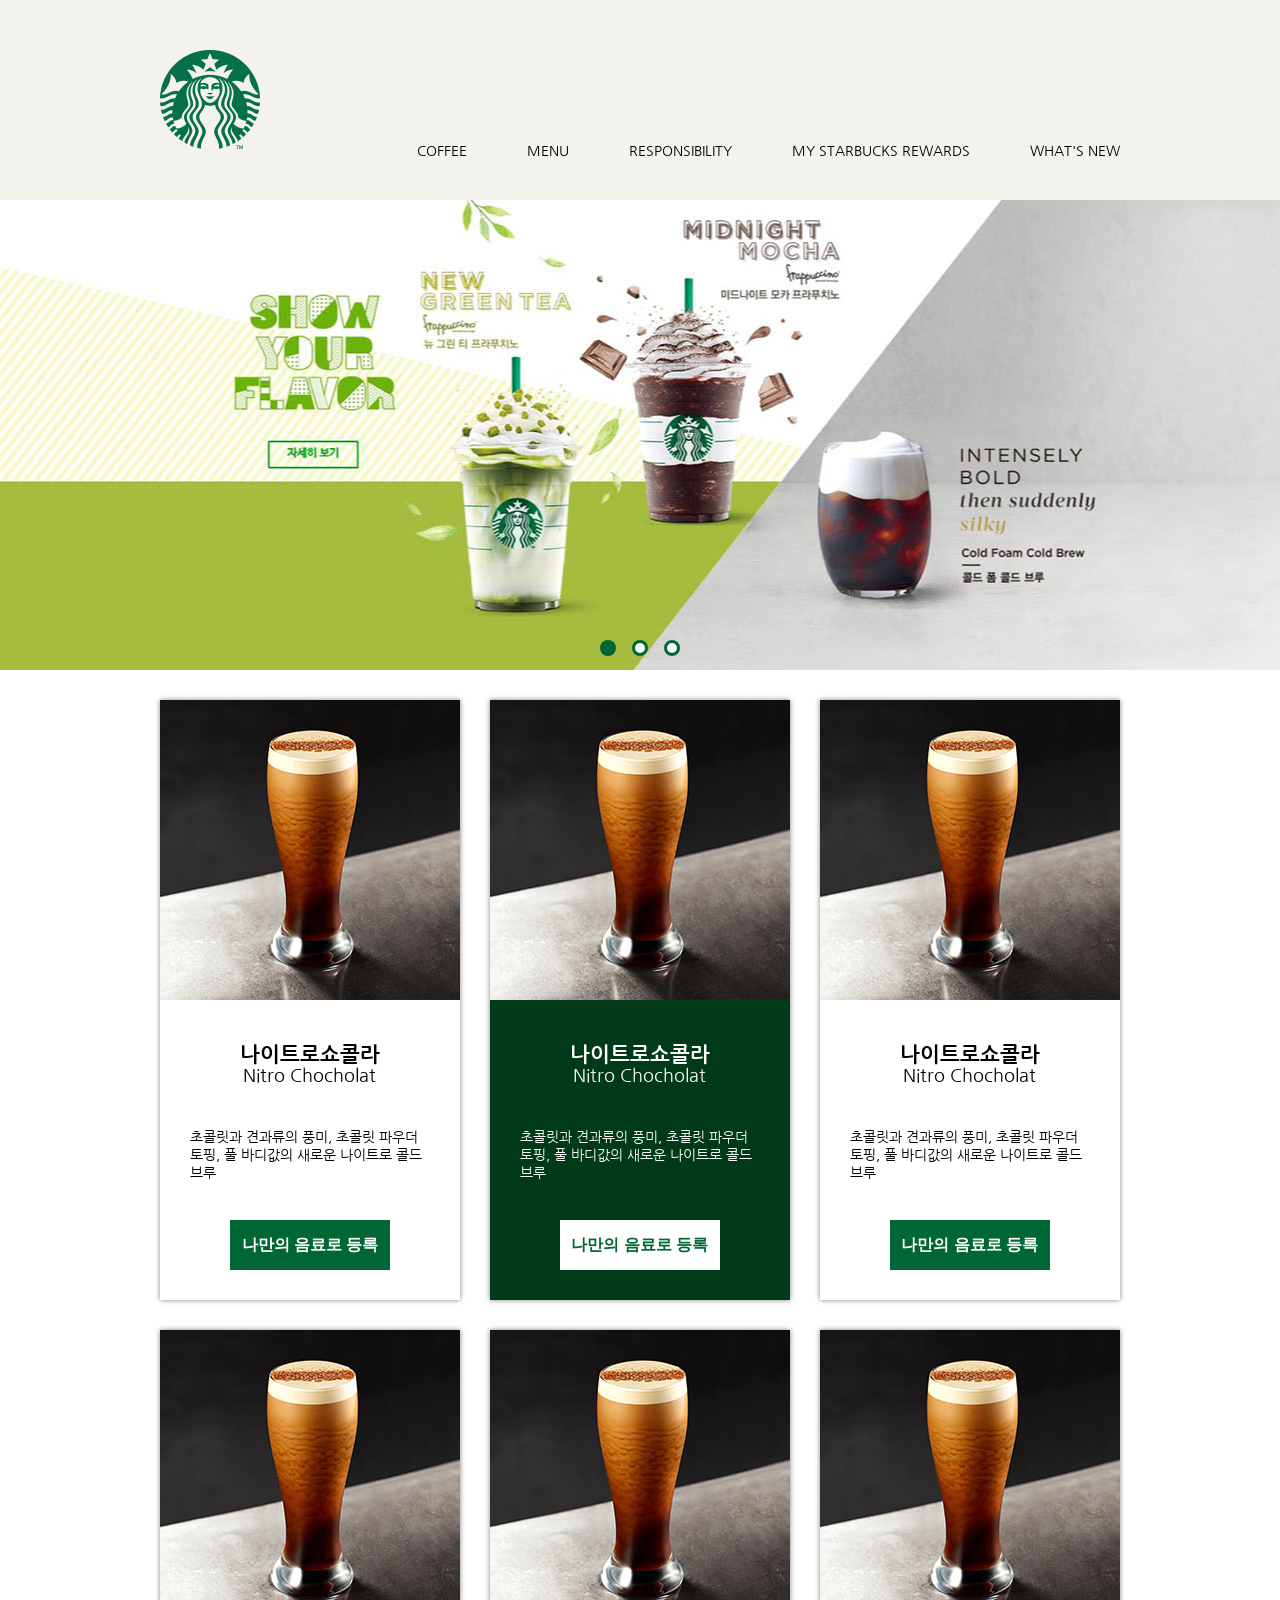
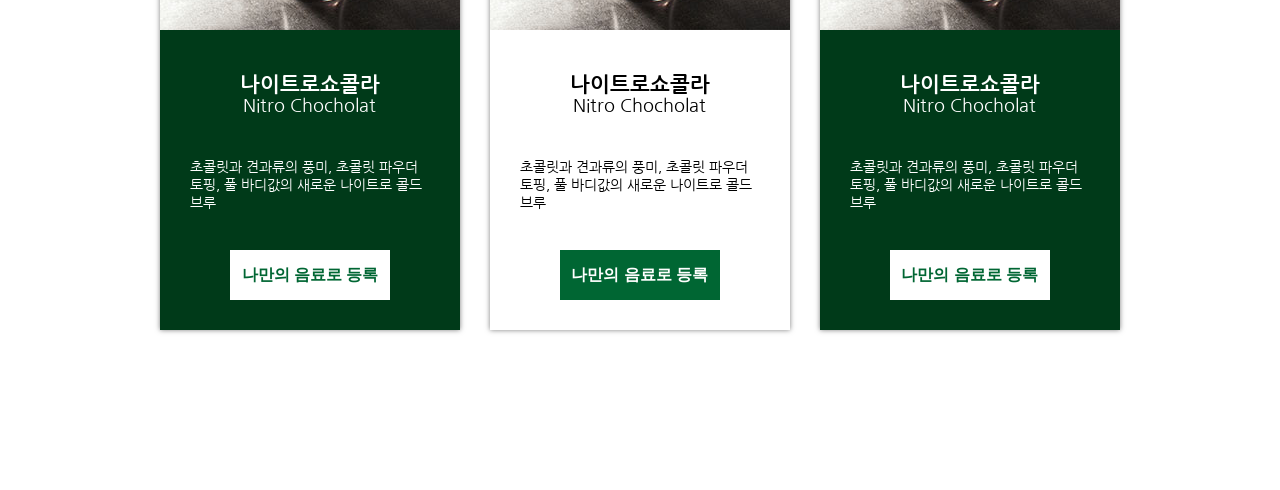
<file: grid/grid1.html>
<!DOCTYPE html>
<html lang="ko">
<head>
  <meta charset="UTF-8">
  <meta name="viewport" content="width=device-width, initial-scale=1.0">
  <meta http-equiv="X-UA-Compatible" content="ie=edge">
  <title>Document</title>
  <link href="https://fonts.googleapis.com/css?family=Nanum+Gothic" rel="stylesheet">
  <style>
    /* reset, common */
    *{margin: 0; padding: 0;}
    li{list-style: none;}
    a{text-decoration: none; color:#000;}
    button{border: 0; }
    body{font-family: 'Nanum Gothic', sans-serif;}
    .center{position: relative; width: 960px; margin: 0 auto;} /*공식!! - 최대폭 960px에 margin 으로 중앙정렬*/
    .skip{font-size: 0; text-indent: -9999px; position: absolute; left:-9999px;} /* text-indent: -9999px; position: absolute; left:-9999px; 화면밖으로 보내버리기(안전장치)*/

    /* header */
    header{background: #f3f2ec; height: 200px;}
    header .center{height: 200px;}
    header h1{padding-top: 50px;}
    header ul{position: absolute; top:140px; right: 0;}
    header ul li{float: left; padding-left: 60px; }
    header ul li a{font-size: 14px; text-transform: uppercase;} /* text-transform: uppercase;-> 소문자를 대문자로 변경 / text-transform: lowercase; 대문자를 소문자로 변경*/
    header ul li a:hover{color: #06704b;}

    /* section */
    section{}
    .slide{position: relative;}
    .slide .slide-list{height: 470px; overflow: hidden;}
     /* .slide .slide-list li에 float: left;를 써줬으니 clear: both;를 써야하는데
     이 위에 .slide .slide-list인 곳에 overflow: hidden;을 써줬음. (overflow: hidden; = clear: both;와 같음)*/
    .slide .slide-list li{
      float: left; width: 100%; height: 100%;
      background-position: center; background-repeat: no-repeat;
    }
    .slide .slide-list li:nth-child(1){background-image: url(img/slide1.jpg);}
    .slide .slide-list li:nth-child(2){background-image: url(img/slide1.jpg);}
    .slide .slide-list li:nth-child(3){background-image: url(img/slide1.jpg);}
    .slide .pagination{
      position: absolute; left: 50%; transform: translateX(-50%);
      bottom: 14px;
    }
    .slide .pagination li{float: left; padding: 0 8px;}
    .slide .pagination li a{display: block; width: 16px; height: 16px;
      border-radius: 50%; border: 3px solid #006633; box-sizing: border-box; background: #fff;
    }
    .slide .pagination li.active a{
      background: #006633; border: 0;
    }

    .product-list{margin: 30px auto; padding-bottom: 100px;}
    .product-list::after{content:''; display: block; overflow: hidden; clear: both;}
    /* .product-list ul -> 여기에 overflow: hidden;을 주니깐 그림자가 되어있던 박스 밑이 잘리는 현상이 생겨서
      위에 있는 .product-list::after에  content:'';, clear: both;를 쓰고 overflow: hidden;도 쓴다.
     */
    .product-list ul{margin:0 -15px; }
    /* .product-list ul li{float: left; width: 33.33%; text-align: center;}  -> 이게 싫으면 ↓ 이렇게 두줄 쓰기*/
    .product-list ul li{float: left; margin-bottom: 30px; width: 33.33%; text-align: center;}
    .product-list ul li:nth-child(3n){margin-right: 0;} /* 마지막박스의 오른쪽 여백만 값없음*/
    .product-list ul li .wrap{
      position: relative; width: 300px; height: 600px;
      background: #fff; box-shadow: 0 0 5px rgba(0, 0, 0, 0.5);
      /* 원래 성질이 block이면 가운데 정렬이 안되므로 인라인으로 성질변경하기! (위에 .product-list ul li 안에 text-align:center;가 있기에) */
      display: inline-block;
    }
    .product-list ul li:nth-child(even) .wrap{background: #003a19;} /* even -> 짝수로 (밑에 더있을걸 예상해서 써줌)*/
    .product-list ul li .wrap img{width: 100%;}
    .product-list ul li .wrap dl{padding-top: 40px; }
    .product-list ul li:nth-child(even) .wrap dl{color: #fff;}
    .product-list ul li .wrap dl dt{padding-bottom: 40px;}
    .product-list ul li .wrap dl dt b{font-size: 21px; display: block;}
    .product-list ul li .wrap dl dt span{font-size: 18px;}
    .product-list ul li .wrap dl dd{padding: 0 30px; font-size: 14px; text-align: left;}
    .product-list ul li .wrap button{
      position: absolute; left: 50%; transform:translateX(-50%);
      bottom: 30px; width: 160px; height: 50px; background: #006633; font-size: 16px;
      font-weight: bold; color: #fff;
    }
    .product-list ul li:nth-child(even) .wrap button{background: #fff; color: #006633;}



  </style>
</head>
<body>
  <header>
    <div class="center">
      <h1><img src="img/starbucks-logo.png" alt="스타벅스 로고"></h1>
      <ul>
        <!-- li*5>a[href=#] -->
        <li><a href="#">coffee</a></li>
        <li><a href="#">menu</a></li>
        <li><a href="#">responsibility</a></li>
        <li><a href="#">my starbucks rewards</a></li>
        <li><a href="#">what's new</a></li>
      </ul>
    </div>
  </header>
  <section>
    <article class="slide">
      <ul class="slide-list">
        <li><a href="#"><span class="skip">show your flavor - 뉴그린티 프라푸치노, ...</span></a></li>
        <li><a href="#"><span class="skip">두번째슬라이드 내용작성</span></a></li>
        <li><a href="#"><span class="skip">세번째슬라이드 내용작성</span></a></li>
      </ul>
      <!-- ul>li*3>a[href=#]>span[class=skip] -->
      <ul class="pagination"> <!-- 페이징 버튼 -->
        <li class="active"><a href="#"><span class="skip">1</span></a></li>
        <li><a href="#"><span class="skip">2</span></a></li>
        <li><a href="#"><span class="skip">3</span></a></li>
      </ul>
    </article>

    <article class="product-list center">
      <!-- ul>li>div[class=wrap]>img+(dl>dt(b+span)+dd)+button -->
      <ul>
        <li>
          <div class="wrap">
            <img src="img/coffee.jpg" alt="">
            <dl>
              <dt>
                <b>나이트로쇼콜라</b>
                <span>Nitro Chocholat</span>
              </dt>
              <dd>초콜릿과 견과류의 풍미, 초콜릿 파우더 토핑, 풀 바디값의 새로운 나이트로 콜드 브루</dd>
            </dl>
            <button>나만의 음료로 등록</button>
          </div>
        </li>
        <li>
          <div class="wrap">
            <img src="img/coffee.jpg" alt="">
            <dl>
              <dt>
                <b>나이트로쇼콜라</b>
                <span>Nitro Chocholat</span>
              </dt>
              <dd>초콜릿과 견과류의 풍미, 초콜릿 파우더 토핑, 풀 바디값의 새로운 나이트로 콜드 브루</dd>
            </dl>
            <button>나만의 음료로 등록</button>
          </div>
        </li>
        <li>
          <div class="wrap">
            <img src="img/coffee.jpg" alt="">
            <dl>
              <dt>
                <b>나이트로쇼콜라</b>
                <span>Nitro Chocholat</span>
              </dt>
              <dd>초콜릿과 견과류의 풍미, 초콜릿 파우더 토핑, 풀 바디값의 새로운 나이트로 콜드 브루</dd>
            </dl>
            <button>나만의 음료로 등록</button>
          </div>
        </li>
        <li>
          <div class="wrap">
            <img src="img/coffee.jpg" alt="">
            <dl>
              <dt>
                <b>나이트로쇼콜라</b>
                <span>Nitro Chocholat</span>
              </dt>
              <dd>초콜릿과 견과류의 풍미, 초콜릿 파우더 토핑, 풀 바디값의 새로운 나이트로 콜드 브루</dd>
            </dl>
            <button>나만의 음료로 등록</button>
          </div>
        </li>
        <li>
          <div class="wrap">
            <img src="img/coffee.jpg" alt="">
            <dl>
              <dt>
                <b>나이트로쇼콜라</b>
                <span>Nitro Chocholat</span>
              </dt>
              <dd>초콜릿과 견과류의 풍미, 초콜릿 파우더 토핑, 풀 바디값의 새로운 나이트로 콜드 브루</dd>
            </dl>
            <button>나만의 음료로 등록</button>
          </div>
        </li>
        <li>
          <div class="wrap">
            <img src="img/coffee.jpg" alt="">
            <dl>
              <dt>
                <b>나이트로쇼콜라</b>
                <span>Nitro Chocholat</span>
              </dt>
              <dd>초콜릿과 견과류의 풍미, 초콜릿 파우더 토핑, 풀 바디값의 새로운 나이트로 콜드 브루</dd>
            </dl>
            <button>나만의 음료로 등록</button>
          </div>
        </li>
      </ul>
    </article>
  </section>
</body>
</html>
</file>
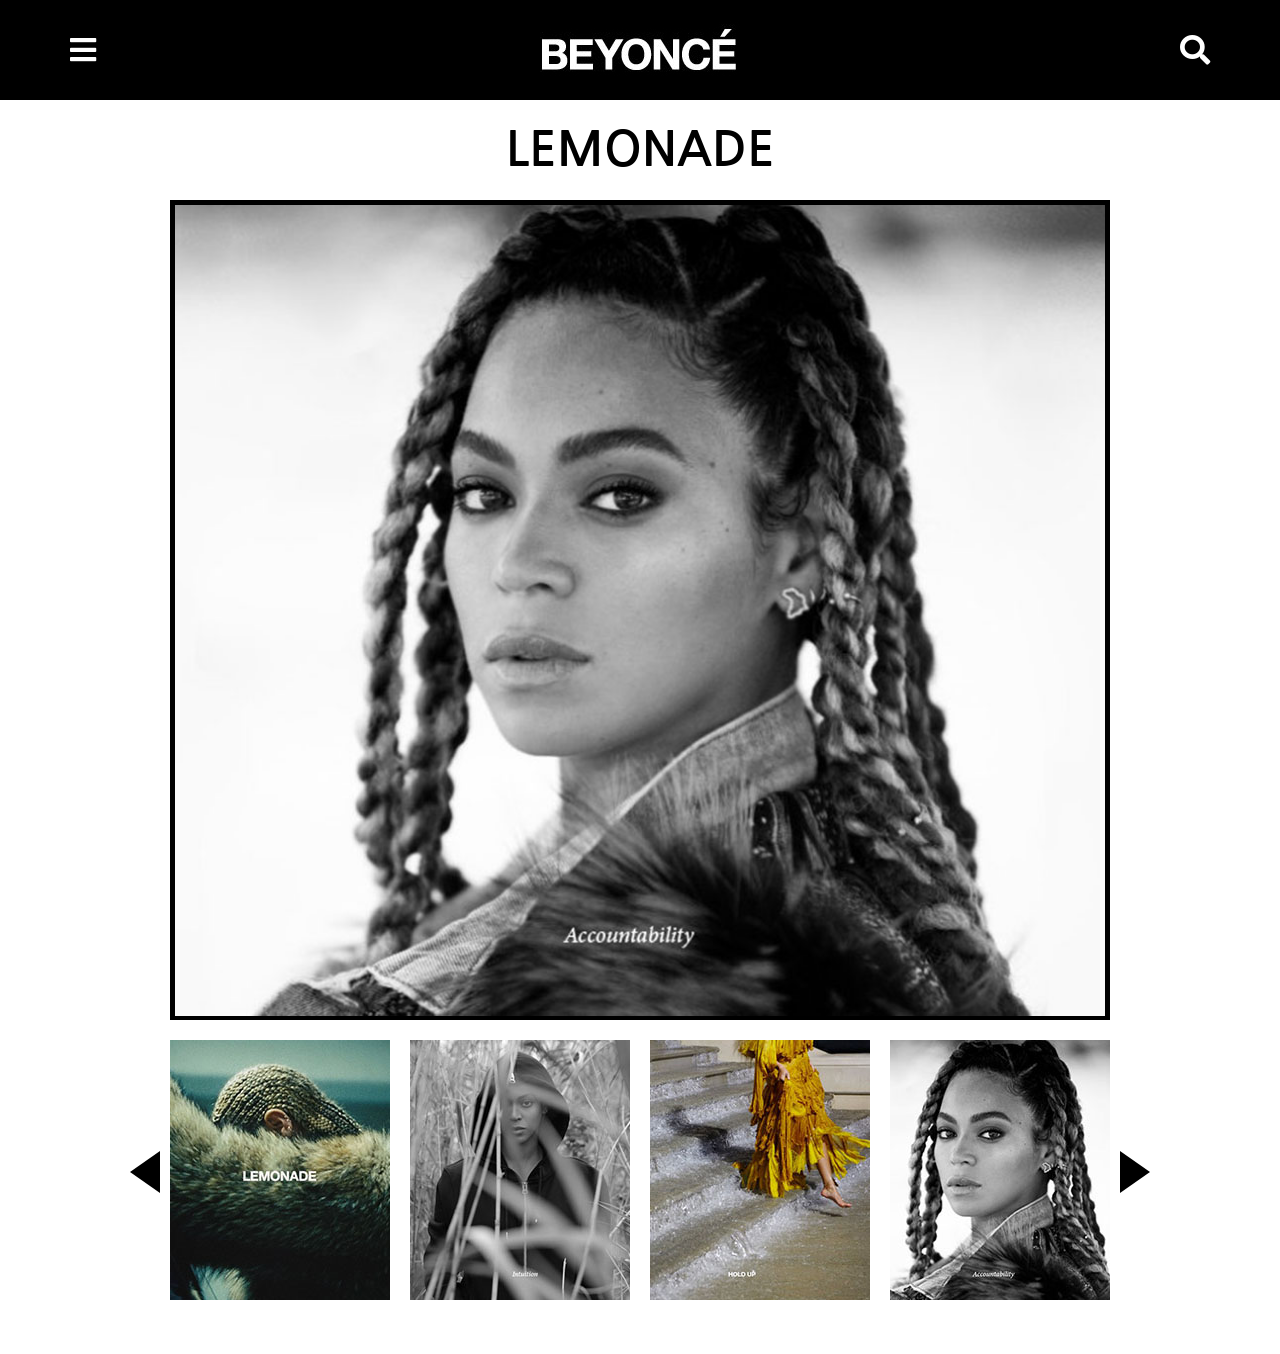
<file: grid/grid10.html>
<!DOCTYPE html>
<html lang="ko">
<head>
  <meta charset="UTF-8">
  <meta name="viewport" content="width=device-width, initial-scale=1.0">
  <meta http-equiv="X-UA-Compatible" content="ie=edge">
  <title>Document</title>
  <link href="https://fonts.googleapis.com/css?family=Nanum+Gothic:400,700,800" rel="stylesheet">
  <link rel="stylesheet" href="https://use.fontawesome.com/releases/v5.1.0/css/all.css" integrity="sha384-lKuwvrZot6UHsBSfcMvOkWwlCMgc0TaWr+30HWe3a4ltaBwTZhyTEggF5tJv8tbt" crossorigin="anonymous">
  <style>
    *{margin: 0; padding: 0;}
    .skip{font-size: 0; text-indent: -9999px; position: absolute; left:-9999px;}
    .center{position: relative; width: 960px; margin: 0 auto;}
    button{border: 0; background: none;}
    body{font-family: 'Nanum Gothic', sans-serif;}
    li{list-style: none;}

    header{background: #000; height: 100px; text-align: center;} /* text-align: center; -> 안하면 반응형으로 모바일에서 활용도 높음*/
    header .center{width: 1200px;}
    header h1{padding-top: 20px;}
    header .btn-menu{position: absolute; left:30px; top:35px;}
    header .btn-search{position: absolute; right:30px; top:35px;}
    header i{color:#fff; font-size: 30px;}

    .gallery{padding: 0 10px;}
    .gallery h2{font-size: 48px; line-height: 100px; text-align: center;}
    .gallery .big-img{
      height: 820px; border: 5px solid #000; box-sizing: border-box;
      background: #ccc; margin-bottom: 20px;
    }
    .gallery .big-img img{width: 100%; }

    .gallery .img-list{position: relative; margin-bottom: 50px;}
    .gallery .img-list ul{overflow: hidden; margin: 0 -10px;}
    .gallery .img-list ul li{float: left; width: 25%; text-align: center;}
    .gallery .img-list ul li a{display: inline-block; width: 220px; height: 260px;}
    .gallery .img-list ul li img{width: 220px; height: 260px; box-sizing: border-box;}
    .gallery .img-list ul.active img{border: 5px solid #000; }

    .gallery .img-list button{ /* 좌우 버튼 공통속성*/
      position: absolute; top: 50%; transform: translateY(-50%);
      cursor: pointer; outline: none;
      border-top: 21px solid transparent;
      border-bottom: 21px solid transparent;
    }
    #prev{left: -40px; border-right: 30px solid #000;}
    #next{right: -40px; border-left: 30px solid #000;}


  </style>
</head>
<body>
  <header>
    <div class="center">
      <h1><img src="img/beyonce-logo.jpg" alt="beyonce"></h1>
      <button class="btn-menu"><i class="fas fa-bars"></i><span class="skip">메뉴</span></button>
      <button class="btn-search"><i class="fas fa-search"></i><span class="skip">검색</span></button>
    </div>
  </header>
  <section class="center">
    <article class="gallery">
      <h2>LEMONADE</h2>
      <div class="big-img">
        <img src="img/lemonade4-L.jpg" alt="lemonade4">
      </div>
      <div class="img-list">
        <!-- ul>li*4>a[href=#]>img[src=img/lemonade$-S.jpg] -->
        <ul>
          <li><a href="#"><img src="img/lemonade1-S.jpg" alt=""></a></li>
          <li><a href="#"><img src="img/lemonade2-S.jpg" alt=""></a></li>
          <li><a href="#"><img src="img/lemonade3-S.jpg" alt=""></a></li>
          <li class="active"><a href="#"><img src="img/lemonade4-S.jpg" alt="lemonade4"></a></li>
        </ul>
        <button id='prev'><span class="skip">이전</span></button>
        <button id='next'><span class="skip">다음</span></button>
      </div>
    </article>
  </section>




</body>
</html>
</file>
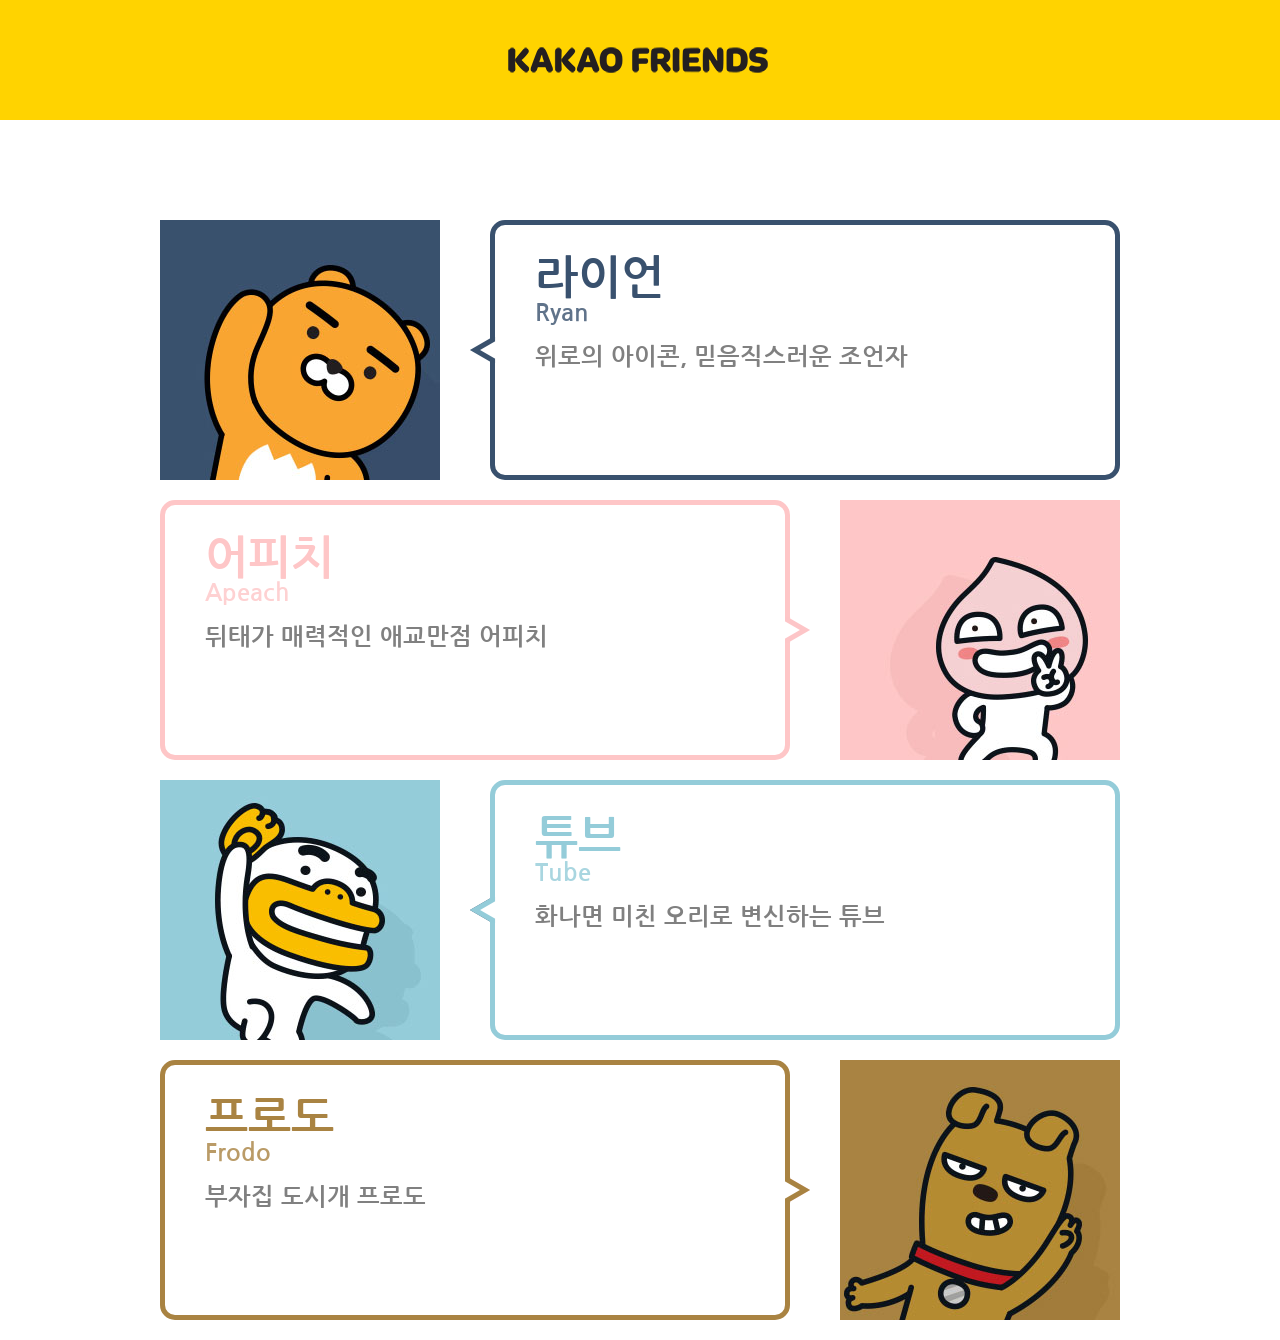
<file: grid/grid15.html>
<!DOCTYPE html>
<html lang="ko">
<head>
  <meta charset="UTF-8">
  <meta name="viewport" content="width=device-width, initial-scale=1.0">
  <meta http-equiv="X-UA-Compatible" content="ie=edge">
  <link href="https://fonts.googleapis.com/css?family=Nanum+Gothic" rel="stylesheet">
  <title>Document</title>
  <style>
    *{margin: 0; padding: 0;}
    .skip{font-size: 0; text-indent: -9999px; position: absolute; left:-9999px;}
    .center{position: relative; width: 960px; margin: 0 auto;}
    body{font-family: 'Nanum Gothic', sans-serif;}

    header{
      height: 120px; background: #ffd300;
      bottom: 100px; text-align: center;
      margin-bottom: 100px;
    }
    header h1{
      display: inline-block;
      width: 300px; height: 30px;
      margin-top: 45px;
      background: url(img/kakaofriends-logo.png) no-repeat center;
    }

    .row{margin-bottom: 20px;}
    .row::after{content: ''; display: block; clear: both; overflow: hidden;}
    .left{float: left;}
    .right{float: right;}

    /* 이미지 박스 */
    .friends .img-box{width: 280px; height: 260px; background-repeat: no-repeat; background-position: right bottom;}
    .friends .ryan .img-box{background-image: url(img/friends_ryan.jpg);}
    .friends .apeach .img-box{background-image: url(img/friends_apeach.jpg);}
    .friends .tube .img-box{background-image: url(img/friends_tube.jpg);}
    .friends .frodo .img-box{background-image: url(img/friends_frodo.jpg);}

    /* 말풍선 */
    .friends .balloon{
      position: relative; width: 630px; height: 260px; background: #fff;
      border-radius: 15px; padding: 30px 40px; box-sizing: border-box;
    }
    .friends .ryan .balloon{border: 5px solid #39516e;}
    .friends .apeach .balloon{border: 5px solid #fec6c7;}
    .friends .tube .balloon{border: 5px solid #94ccd9;}
    .friends .frodo .balloon{border: 5px solid #a98342;}
    .friends .balloon dl{font-weight: bold;} /*공통속성*/
    .friends .balloon dl dt{padding-bottom: 20px; }
    .friends .ryan dl dt{color: #39516e;}
    .friends .apeach dl dt{color: #fec6c7;}
    .friends .tube dl dt{color: #94ccd9;}
    .friends .frodo dl dt{color: #a98342;}
    .friends .balloon dl dt b{display: block; font-size: 46px;}
    .friends .balloon dl dt span{font-size: 24px; opacity: 0.8;}
    .friends .balloon dl dd{font-size: 24px; color: #808080;}

    /* 화살표 */
    .friends .balloon::after{
      content: ''; /* 가상선택자에는 content: ''; 이게 꼭 !!! 들어가야함 */
      position: absolute;
      top: 50%; transform: translateY(-50%);
      width: 26px; height: 26px; background-repeat: no-repeat;
    }
    .friends .ryan .balloon::after{background-image: url(img/arrow1.png); left: -25px;}
    .friends .apeach .balloon::after{background-image: url(img/arrow2.png); right: -25px;}
    .friends .tube .balloon::after{background-image: url(img/arrow3.png); left: -25px;}
    .friends .frodo .balloon::after{background-image: url(img/arrow4.png); right: -25px;}


  </style>
</head>
<body>
  <header>
    <h1><span class="skip">kakao friends</span></h1>
  </header>
  <section class="center">
    <article class="friends">
      <div class="row ryan">
        <div class="img-box left"></div>
        <div class="balloon right">
          <dl>
            <dt><b>라이언</b><span>Ryan</span></dt>
            <dd>위로의 아이콘, 믿음직스러운 조언자</dd>
          </dl>
        </div>
      </div>
      <div class="row apeach">
        <div class="img-box right"></div>
        <div class="balloon left">
          <dl>
            <dt><b>어피치</b><span>Apeach</span></dt>
            <dd>뒤태가 매력적인 애교만점 어피치</dd>
          </dl>
        </div>
      </div>
      <div class="row tube">
        <div class="img-box left"></div>
        <div class="balloon right">
          <dl>
            <dt><b>튜브</b><span>Tube</span></dt>
            <dd>화나면 미친 오리로 변신하는 튜브</dd>
          </dl>
        </div>
      </div>
      <div class="row frodo">
        <div class="img-box right"></div>
        <div class="balloon left">
          <dl>
            <dt><b>프로도</b><span>Frodo</span></dt>
            <dd>부자집 도시개 프로도</dd>
          </dl>
        </div>
      </div>
    </article>
  </section>

</body>
</html>
</file>
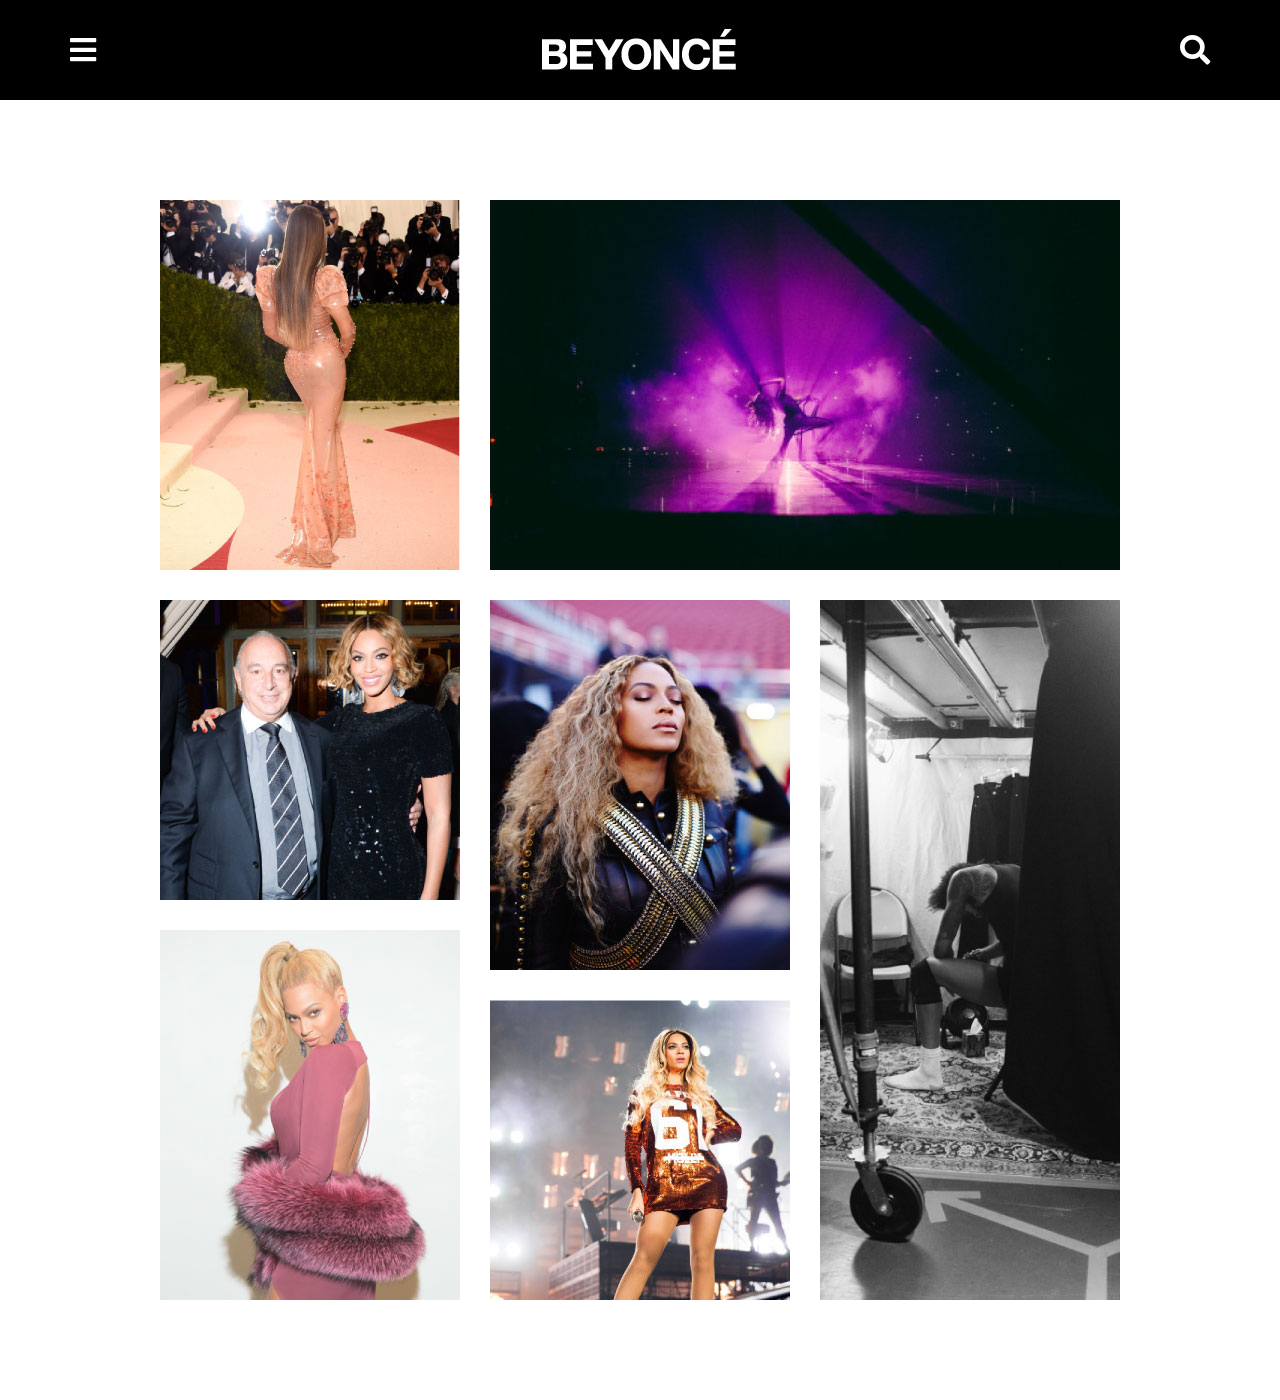
<file: grid/grid2.html>
<!DOCTYPE html>
<html lang="ko">
<head>
  <meta charset="UTF-8">
  <meta name="viewport" content="width=device-width, initial-scale=1.0">
  <meta http-equiv="X-UA-Compatible" content="ie=edge">
  <link rel="stylesheet" href="https://use.fontawesome.com/releases/v5.1.0/css/all.css" integrity="sha384-lKuwvrZot6UHsBSfcMvOkWwlCMgc0TaWr+30HWe3a4ltaBwTZhyTEggF5tJv8tbt" crossorigin="anonymous">
  <title>Document</title>
  <style>
    *{margin: 0; padding: 0;}
    .skip{font-size: 0; text-indent: -9999px; position: absolute; left:-9999px;}
    .center{position: relative; width: 960px; margin: 0 auto;}
    button{border: 0; background: none;}

    header{background: #000; height: 100px; text-align: center;} /* text-align: center; -> 안하면 반응형으로 모바일에서 활용도 높음*/
    header .center{width: 1200px;}
    header h1{padding-top: 20px;}
    header .btn-menu{position: absolute; left:30px; top:35px;}
    header .btn-search{position: absolute; right:30px; top:35px;}
    header i{color:#fff; font-size: 30px;}

    section.center{margin: 100px auto;}
    .photo-list .row::after{content: ''; display: block; clear: both; overflow: hidden;}
    .photo-list .row img{float: left;}
    .photo-list .row img:nth-child(1){margin-right: 30px;}
    .photo-list .col{float: left; width: 300px; margin-right: 30px;}
    .photo-list .col:last-child{margin-right: 0;}
    .photo-list .col img{margin: 30px 0 0 0; vertical-align: top;} /* 사진들을 수직으로 넣다보면 알수없는 여백이 생길때 vertical-align: top;이걸 써야함! */
  </style>
</head>
<body>
  <header>
    <div class="center">
      <h1><img src="img/beyonce-logo.jpg" alt="beyonce"></h1>
      <button class="btn-menu"><i class="fas fa-bars"></i><span class="skip">메뉴</span></button>
      <button class="btn-search"><i class="fas fa-search"></i><span class="skip">검색</span></button>
    </div>
  </header>
  <section class="center">
    <article class="photo-list">
      <div class="row"> <!-- row -> 행(가로줄)-->
        <img src="img/beyonce1.jpg" alt="img/beyonce1.jpg">
        <img src="img/beyonce2.jpg" alt="img/beyonce2.jpg">
      </div>
      <div class="row">
        <div class="col">
          <img src="img/beyonce3.jpg" alt="img/beyonce3.jpg">
          <img src="img/beyonce4.jpg" alt="img/beyonce4.jpg">
        </div>
        <div class="col"> <!-- col -> 열(세로줄)-->
          <img src="img/beyonce5.jpg" alt="img/beyonce5.jpg">
          <img src="img/beyonce6.jpg" alt="img/beyonce6.jpg">
        </div>
        <div class="col">
          <img src="img/beyonce7.jpg" alt="img/beyonce7.jpg">
        </div>
      </div>
    </article>
  </section>
</body>
</html>
</file>
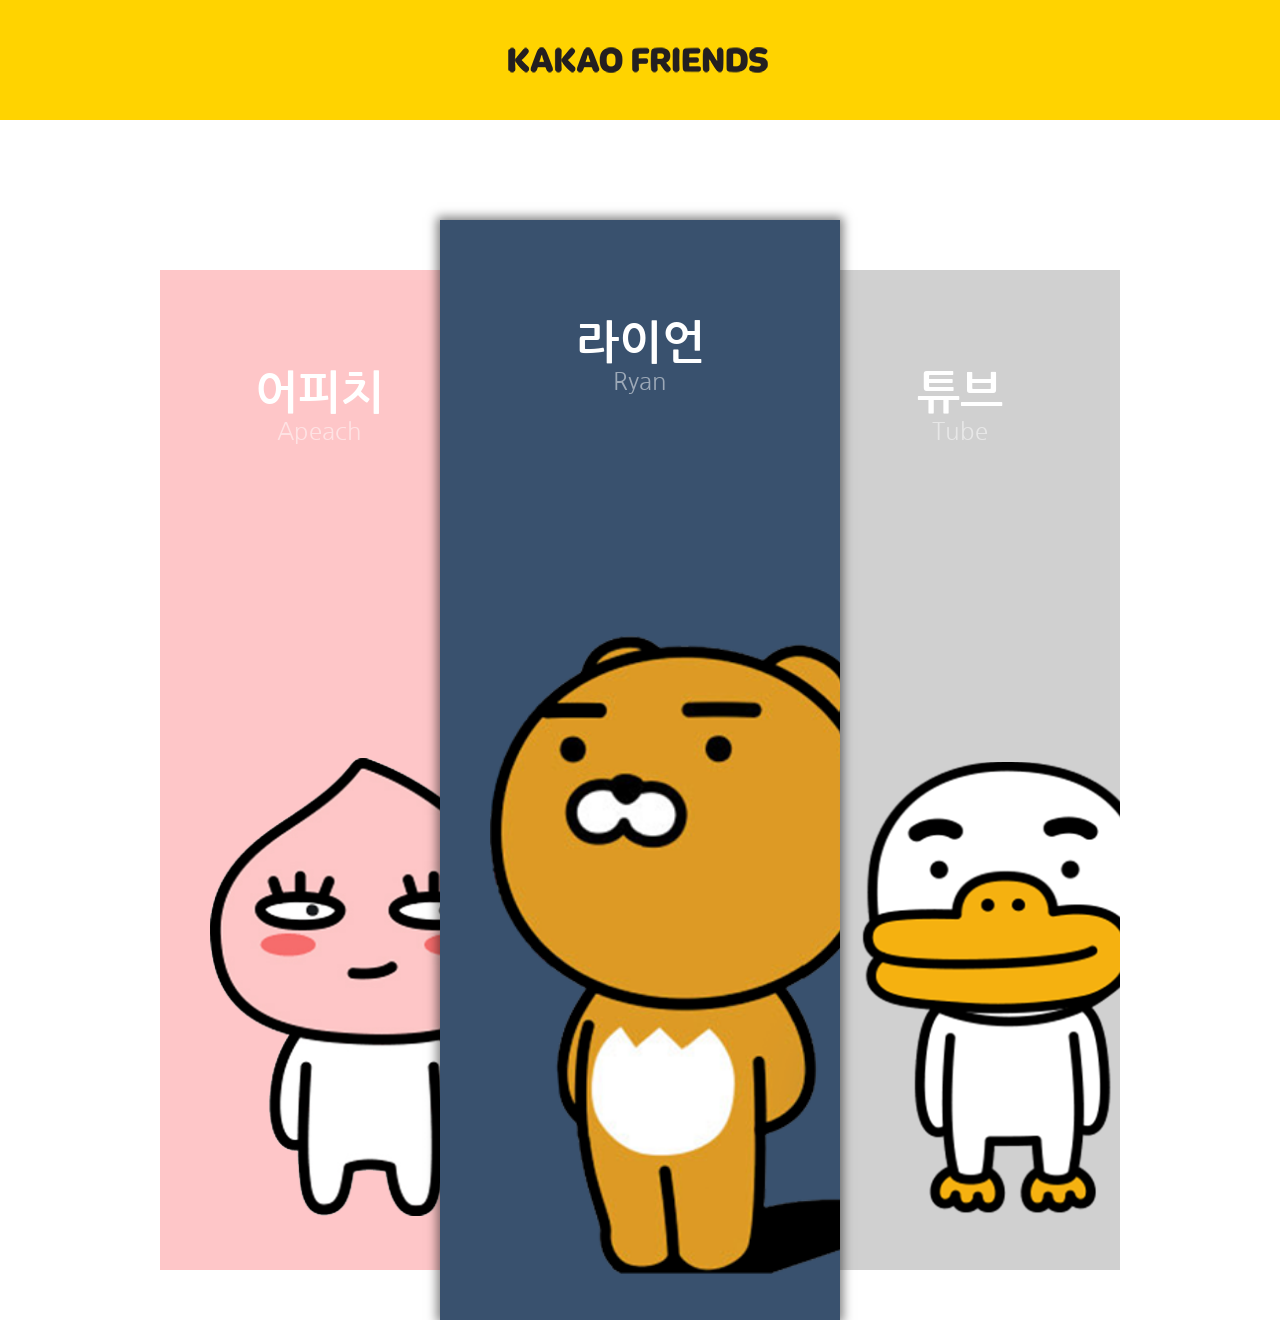
<file: grid/grid21.html>
<!DOCTYPE html>
<html lang="ko">
<head>
  <meta charset="UTF-8">
  <meta name="viewport" content="width=device-width, initial-scale=1.0">
  <meta http-equiv="X-UA-Compatible" content="ie=edge">
  <link href="https://fonts.googleapis.com/css?family=Nanum+Gothic" rel="stylesheet">
  <title>Document</title>
  <style>
    *{margin: 0; padding: 0;}
    .skip{font-size: 0; text-indent: -9999px; position: absolute; left:-9999px;}
    .center{position: relative; width: 960px; margin: 0 auto;}
    body{font-family: 'Nanum Gothic', sans-serif;}

    header{
      height: 120px; background: #ffd300;
      bottom: 100px; text-align: center;
      margin-bottom: 100px;
    }
    header h1{
      display: inline-block;
      width: 300px; height: 30px;
      margin-top: 45px;
      background: url(img/kakaofriends-logo.png) no-repeat center;
    }

    section{
      position: relative;
      height: 1100px;
      margin: 100px auto;
    }
    input{
      display: none;
    }
    label{
      position: absolute;
      top: 50%; transform: translateY(-50%);
      width: 33.33%; height: 1000px;
      color: #fff; text-align: center;
      background-position: 50px 90%;
      background-repeat: no-repeat;
      background-size: 100%;
      transition: all 0.5s;
    }
    .card1{left: 0; background-color:#fec6c8; background-image: url(img/어피치.png);}
    .card2{left: 50%; transform: translate(-50%,-50%);background-color:#39516e; background-image: url(img/라이언.png);}
    .card3{right: 0; background-color:#d0d0d0; background-image: url(img/튜브.png);}
    input:checked+label{
      width: 400px; height: 1100px;
      z-index: 1;
      box-shadow: 0 0 10px 3px rgba(0, 0, 0, 0.5);
    }
    label h2{padding-top: 100px; font-size: 46px;}
    label span{font-size: 24px; opacity: 0.5;}
  </style>
</head>
<body>
  <header>
    <h1><span class="skip">kakao friends</span></h1>
  </header>
  <section class="center">
    <input type="radio" name="group" id="card1">
    <label for="card1" class="card1">
      <h2>어피치</h2>
      <span>Apeach</span>
    </label>
    <input type="radio" name="group" id="card2" checked>
    <label for="card2" class="card2">
      <h2>라이언</h2>
      <span>Ryan</span>
    </label>
    <input type="radio" name="group" id="card3">
    <label for="card3" class="card3">
      <h2>튜브</h2>
      <span>Tube</span>
    </label>
  </section>
</body>
</html>
</file>
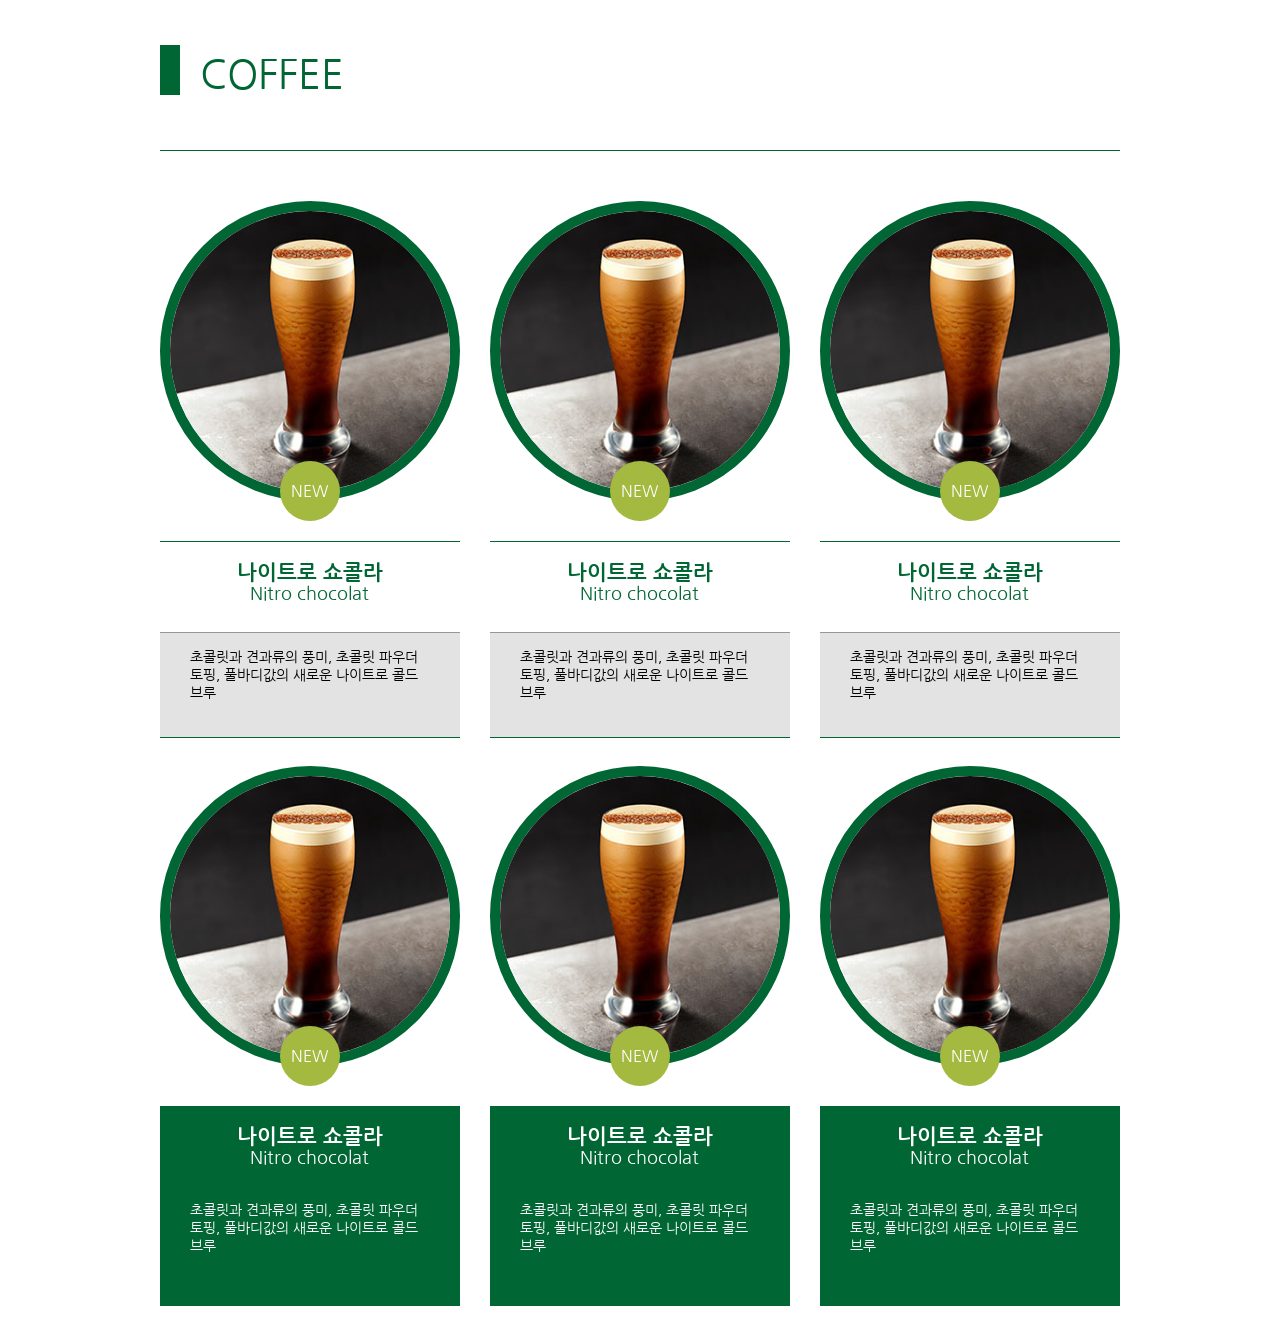
<file: grid/grid5.html>
<!DOCTYPE html>
<html lang="ko">
<head>
  <meta charset="UTF-8">
  <meta name="viewport" content="width=device-width, initial-scale=1.0">
  <meta http-equiv="X-UA-Compatible" content="ie=edge">
  <title>Document</title>
  <link rel="stylesheet" href="https://use.fontawesome.com/releases/v5.1.0/css/all.css" integrity="sha384-lKuwvrZot6UHsBSfcMvOkWwlCMgc0TaWr+30HWe3a4ltaBwTZhyTEggF5tJv8tbt" crossorigin="anonymous">
  <link href="https://fonts.googleapis.com/css?family=Nanum+Gothic" rel="stylesheet">
  <style>
    /* reset, common */
    *{margin: 0; padding: 0;}
    li{list-style:none; }
    a{text-decoration: none; color: #000;}
    button{border: 0;}
    body{font-family: 'Nanum Gothic', sans-serif;}
    .center{position: relative; width: 960px; margin: 0 auto;} /*공식!! - 최대폭 960px에 margin 으로 중앙정렬*/
    .skip{font-size: 0; text-indent: -9999px; position: absolute; left:-9999px;}

    .title{height: 150px; border-bottom: 1px  solid #006633; margin-bottom: 50px;}
    .title h2{font-size: 40px; padding-top: 45px; font-weight: normal; color: #006633;}
    .title h2::before{content: ''; display: inline-block; width: 20px; height: 50px;
      background: #006633; margin-right: 20px; vertical-align: text-bottom;
      /* vertical-align: text-bottom; -> 도형이 있을때 텍스트를 기준으로 정렬을 시키겠다.*/
    }

    .product-list{}
    .product-list ul{overflow: hidden; margin: 0 -15px;}
    /* !! 밑에 float: left;가있으므로  overflow: hidden;으로 클리어시켜줌!!!*/
    /* 리스트 간의 여백(가운데)을 균등하게 하기위해선 margin: 0 -15px;로 값을 주면 됨! (공식!!)*/
    .product-list ul li{float: left; width: 33.33%; height: 535px; text-align: center; margin-bottom: 30px;} /* text-align: center;-> 리스트 정렬시키기위함*/
    .product-list ul li .img-box{
      display: inline-block; position: relative; width: 300px; height: 340px;
    } /* display: inline-block; -> 원래 블럭요소라서 인라인블럭으로 만들어줌! 그래서 .product-list ul li에 text-align: center;적용이 가능함!! */
    .product-list ul li .img-box .wrap{
      position: relative;
      width: 300px; height: 300px; overflow: hidden;
      border: 10px solid #006633; border-radius: 50%; box-sizing: border-box;
    }/* border-radius: 50%; -> 원형값  */
     /* border나 padding이 적용된경우 box-sizing: border-box;을 꼭 써줘야 기본값으로 사용됨!! (border,padding을 쓰면 꼭 box-sizing: border-box;을 써야함)*/
    .product-list ul li .img-box .wrap img{width: 100%;}
    .product-list ul li .img-box .wrap .over{
      position: absolute; top: 0; width: 100%; height: 100%;
      background: rgba(0, 0, 0, 0.5); opacity: 0;
      transition: all 0.5s;
    }/* .over는 원래 안보이는 성질임. 그래서 값을 저장하고 밑에 .wrap:hover .over 여기에 opacity값을 주면 효과가보임! */
    .product-list ul li .img-box .wrap:hover .over{opacity: 1;}
    .product-list ul li .img-box .wrap .over button{
      position: absolute; top: 50%; left: 50%; transform: translate(-50%, -50%);
      color: #fff; background: none; font-size: 52px; cursor: pointer; outline: none;
    } /*background: none;-> 폰트아이콘이 가지고있는 기본 색상 없애기!  font-size: 52px; cursor: pointer; outline: none;->부가적인 스타일 없애기*/
      /* position: absolute; top: 50%; left: 50%; transform: translate(-50%, -50%); -> 크기를 모를때 가운데 정렬하는 방법*/
    .product-list ul li .img-box > span{
      position: absolute; left: 50%; bottom: 20px;
      width: 60px; height: 60px; margin-left: -30px; /* margin-left: -30px;->크기를 알고있을때 가운데 정렬하는방법*/
      background: #a3b940; color: #fff; border-radius: 50%;
      line-height: 60px; text-transform: uppercase;
    }

    .product-list dl{
      display: inline-block; width: 300px; /* display: inline-block;-> 현재 블럭요소라 인라인블럭요소로 바꿔줌 */
      border-top: 1px solid #006633; border-bottom: 1px solid #006633;
    }
    .product-list dl dt{height: 90px; color: #006633;}
    .product-list dl dt b{display: block; padding-top: 20px; font-size: 21px;} /*한글제품명 , b or span에 display: block을 해주면 라인개행이됨*/
    .product-list dl dt span{font-size: 18px;} /*영문제품명*/
    .product-list dl dd{
      height: 105px; font-size: 14px; padding: 15px 30px; box-sizing: border-box;
      background: #e3e3e3; border-top: 1px solid #969696; text-align: left;
    }

    /* 짝수번째 줄 스타일 (.even이라는 규칙을 만듦)*/
    .product-list .even dl{height: 200px; border: 0; background: #006633;}
    .product-list .even dl dt{height: 80px; color: #fff;}
    .product-list .even dl dd{background: none; border: 0; color: #fff;}


  </style>
</head>
<body>
  <section class="center">
    <div class="title">
      <h2>COFFEE</h2>
    </div>
    <div class="product-list">
      <!-- ul>li>div[class="img-box"]>div[class="wrap"]>img+div[class="over"]-->
      <ul>
        <li>
          <div class="img-box">
            <div class="wrap">
              <img src="img/coffee.jpg" alt="">
              <div class="over">
                <button class="fas fa-search">
                  <span class="skip">자세히보기</span>
                </button>
              </div>
            </div>
            <span>new</span>
          </div>
          <dl>
            <dt>
              <b>나이트로 쇼콜라</b>
              <span>Nitro chocolat</span>
            </dt>
            <dd>초콜릿과 견과류의 풍미, 초콜릿 파우더 토핑, 풀바디값의 새로운 나이트로 콜드 브루</dd>
          </dl>
        </li>
        <li>
          <div class="img-box">
            <div class="wrap">
              <img src="img/coffee.jpg" alt="">
              <div class="over">
                <button class="fas fa-search">
                  <span class="skip">자세히보기</span>
                </button>
              </div>
            </div>
            <span>new</span>
          </div>
          <dl>
            <dt>
              <b>나이트로 쇼콜라</b>
              <span>Nitro chocolat</span>
            </dt>
            <dd>초콜릿과 견과류의 풍미, 초콜릿 파우더 토핑, 풀바디값의 새로운 나이트로 콜드 브루</dd>
          </dl>
        </li>
        <li>
          <div class="img-box">
            <div class="wrap">
              <img src="img/coffee.jpg" alt="">
              <div class="over">
                <button class="fas fa-search">
                  <span class="skip">자세히보기</span>
                </button>
              </div>
            </div>
            <span>new</span>
          </div>
          <dl>
            <dt>
              <b>나이트로 쇼콜라</b>
              <span>Nitro chocolat</span>
            </dt>
            <dd>초콜릿과 견과류의 풍미, 초콜릿 파우더 토핑, 풀바디값의 새로운 나이트로 콜드 브루</dd>
          </dl>
        </li>
        <li class="even">
          <div class="img-box">
            <div class="wrap">
              <img src="img/coffee.jpg" alt="">
              <div class="over">
                <button class="fas fa-search">
                  <span class="skip">자세히보기</span>
                </button>
              </div>
            </div>
            <span>new</span>
          </div>
          <dl>
            <dt>
              <b>나이트로 쇼콜라</b>
              <span>Nitro chocolat</span>
            </dt>
            <dd>초콜릿과 견과류의 풍미, 초콜릿 파우더 토핑, 풀바디값의 새로운 나이트로 콜드 브루</dd>
          </dl>
        </li>
        <li class="even">
          <div class="img-box">
            <div class="wrap">
              <img src="img/coffee.jpg" alt="">
              <div class="over">
                <button class="fas fa-search">
                  <span class="skip">자세히보기</span>
                </button>
              </div>
            </div>
            <span>new</span>
          </div>
          <dl>
            <dt>
              <b>나이트로 쇼콜라</b>
              <span>Nitro chocolat</span>
            </dt>
            <dd>초콜릿과 견과류의 풍미, 초콜릿 파우더 토핑, 풀바디값의 새로운 나이트로 콜드 브루</dd>
          </dl>
        </li>
        <li class="even">
          <div class="img-box">
            <div class="wrap">
              <img src="img/coffee.jpg" alt="">
              <div class="over">
                <button class="fas fa-search">
                  <span class="skip">자세히보기</span>
                </button>
              </div>
            </div>
            <span>new</span>
          </div>
          <dl>
            <dt>
              <b>나이트로 쇼콜라</b>
              <span>Nitro chocolat</span>
            </dt>
            <dd>초콜릿과 견과류의 풍미, 초콜릿 파우더 토핑, 풀바디값의 새로운 나이트로 콜드 브루</dd>
          </dl>
        </li>
      </ul>
    </div>
  </section>
</body>
</html>
</file>
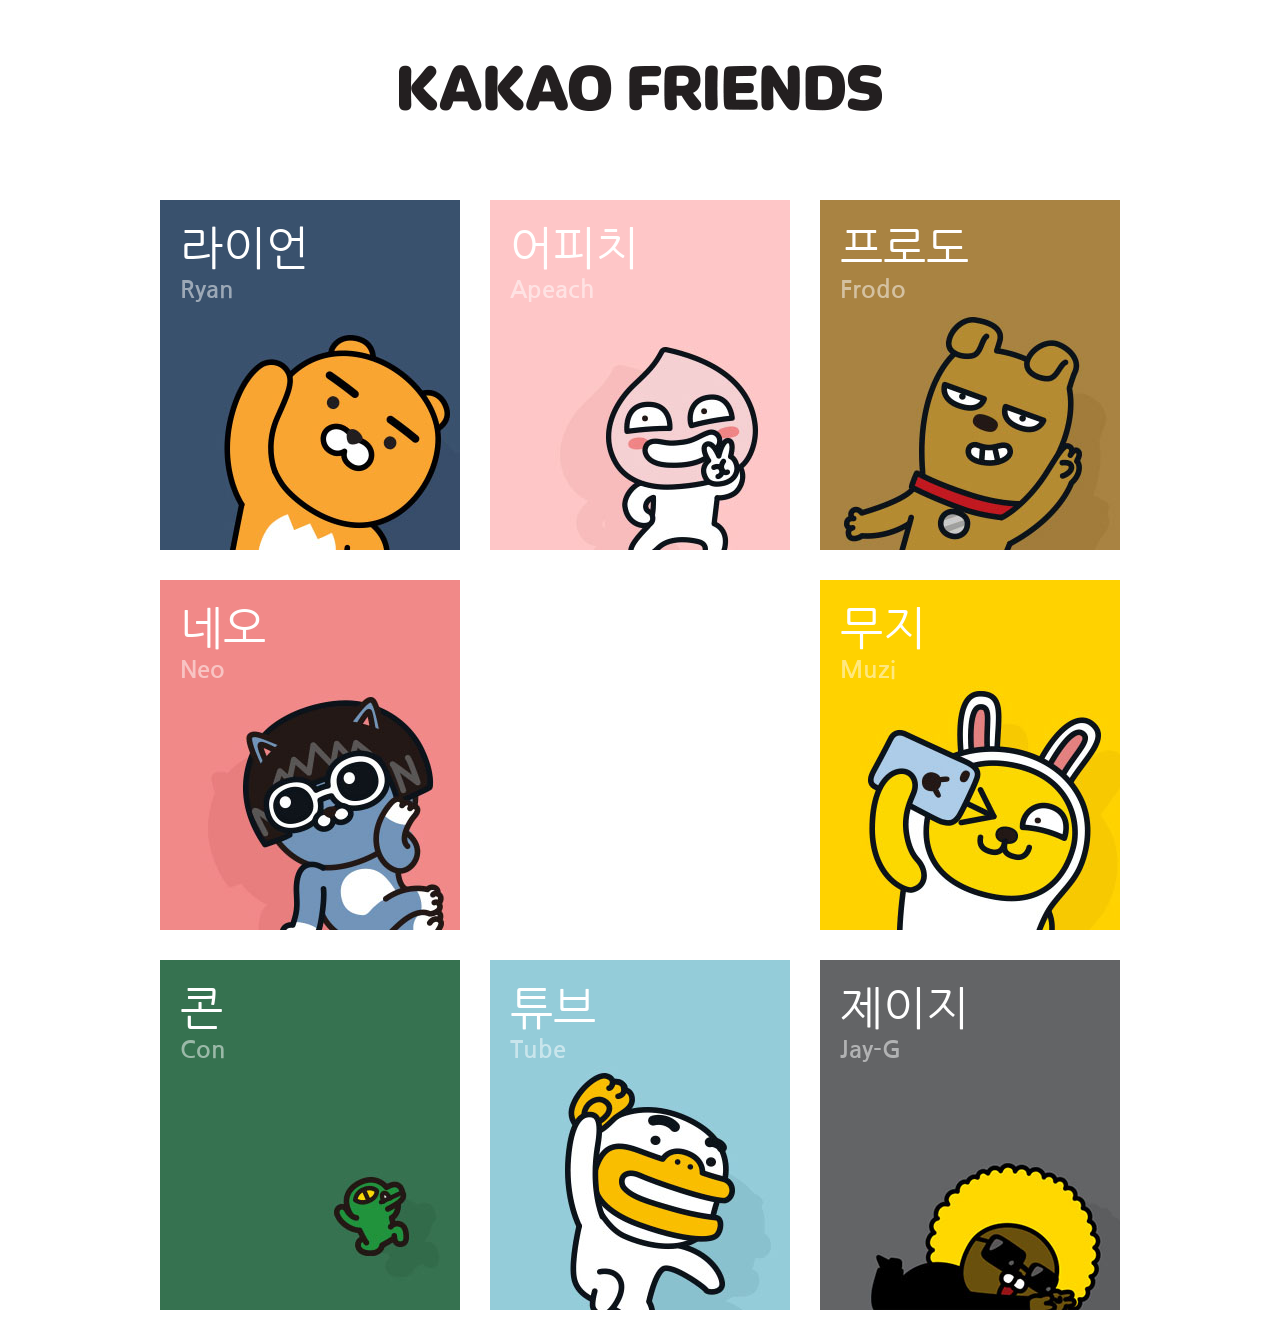
<file: grid/grid7.html>
<!DOCTYPE html>
<html lang="ko">
<head>
  <meta charset="UTF-8">
  <meta name="viewport" content="width=device-width, initial-scale=1.0">
  <meta http-equiv="X-UA-Compatible" content="ie=edge">
  <title>Document</title>
  <link href="https://fonts.googleapis.com/css?family=Nanum+Gothic" rel="stylesheet">
  <style>
    /* reset, common */
    *{margin: 0; padding: 0;}
    li{list-style:none; }
    body{font-family: 'Nanum Gothic', sans-serif;}
    .center{position: relative; width: 960px; margin: 0 auto;} /*공식!! - 최대폭 960px에 margin 으로 중앙정렬*/

    header{height: 200px; text-align: center; line-height: 200px;}
    ul{overflow: hidden; margin: 0 -15px;}
    ul li{float: left; width: 33.33%; height: 350px; margin-bottom:30px;}
    ul li .wrap{
      position: relative; width: 300px; height: 100%;
      padding: 20px; color: #fff; overflow: hidden;
      box-sizing: border-box; /*테두리나 안쪽여백이 있을시 box-sizing: border-box;*/
      margin: auto;/* 중앙정렬 시키기 - 크기를 가지고있는 상태에서 여백을 균등하게 맞춰줌!!*/
    }
    ul li:nth-child(1) .wrap{background: #39516d;}
    ul li:nth-child(2) .wrap{background: #fec6c7;}
    ul li:nth-child(3) .wrap{background: #a98342;}
    ul li:nth-child(4) .wrap{background: #f18988;}
    ul li:nth-child(6) .wrap{background: #ffd200;}
    ul li:nth-child(7) .wrap{background: #367250;}
    ul li:nth-child(8) .wrap{background: #94ccd9;}
    ul li:nth-child(9) .wrap{background: #636466;}
    .wrap h2{position: relative; font-weight: normal; font-size: 46px; z-index: 1;} /*z-index는 position값이 정해져있어야 쓸 수 있음!!! (아무떄나 쓸 수 없음)*/
    .wrap span{font-size: 24px; font-weight: bold; opacity: 0.5;}
    .wrap img{position: absolute; bottom: 0; left: 0;}

  </style>
</head>
<body>
  <header>
    <h1><img src="img/kakaofriends-logo-big.png" alt="kakaofriends"></h1>
  </header>
  <section class="center">
    <!-- ul>li>div[class="wrap"]>img+h2+span     -->
    <ul>
      <li>
        <div class="wrap">
          <img src="img/friends_ryan.jpg" alt="">
          <h2>라이언</h2>
          <span>Ryan</span>
        </div>
      </li>
      <li>
        <div class="wrap">
          <img src="img/friends_apeach.jpg" alt="">
          <h2>어피치</h2>
          <span>Apeach</span>
        </div>
      </li>
      <li>
        <div class="wrap">
          <img src="img/friends_frodo.jpg" alt="">
          <h2>프로도</h2>
          <span>Frodo</span>
        </div>
      </li>
      <li>
        <div class="wrap">
          <img src="img/friends_neo.jpg" alt="">
          <h2>네오</h2>
          <span>Neo</span>
        </div>
      </li>
      <li></li> <!-- 공백 -->
      <li>
        <div class="wrap">
          <img src="img/friends_muzi.jpg" alt="">
          <h2>무지</h2>
          <span>Muzi</span>
        </div>
      </li>
      <li>
        <div class="wrap">
          <img src="img/friends_con.jpg" alt="">
          <h2>콘</h2>
          <span>Con</span>
        </div>
      </li>
      <li>
        <div class="wrap">
          <img src="img/friends_tube.jpg" alt="">
          <h2>튜브</h2>
          <span>Tube</span>
        </div>
      </li>
      <li>
        <div class="wrap">
          <img src="img/friends_jayg.jpg" alt="">
          <h2>제이지</h2>
          <span>Jay-G</span>
        </div>
      </li>
    </ul>
  </section>
</body>
</html>
</file>
<file: Angel-in-us/css/style.css>
/*
  Theme Name: Imperial
  Theme URL: https://bootstrapmade.com/imperial-free-onepage-bootstrap-template/
  Author: BootstrapMade
  Author URL: https://bootstrapmade.com
*/
/*--------------------------------------------------------------
# General
--------------------------------------------------------------*/
body {
  background: #fff;
  color: #666666;
  font-family: "Open Sans", sans-serif;
}

a {
  color: #ffd457;
  transition: 0.5s;
}

a:hover, a:active, a:focus {
  color: #ffd457;
  outline: none;
  text-decoration: none;
}

p {
  padding: 0;
  margin: 0 0 30px 0;
}

h1, h2, h3, h4, h5, h6 {
  font-family: "Raleway", sans-serif;
  font-weight: 400;
  margin: 0 0 20px 0;
  padding: 0;
}

li{list-style: none;}

ul{padding: 0;}

.skip{
  font-size: 0;
  text-indent: -9999px;
  position: absolute;
  left: -9999px;
}

/* Prelaoder */
#preloader {
  position: fixed;
  left: 0;
  top: 0;
  z-index: 999;
  width: 100%;
  height: 100%;
  overflow: visible;
  background: #fff url("../img/preloader.svg") no-repeat center center;
}

/* Back to top button */
.back-to-top {
  position: fixed;
  display: none;
  background: rgba(0, 0, 0, 0.2);
  color: #fff;
  padding: 6px 12px 9px 12px;
  font-size: 16px;
  border-radius: 2px;
  right: 15px;
  bottom: 15px;
  transition: background 0.5s;
}



.back-to-top:focus {
  background: rgba(0, 0, 0, 0.2);
  color: #fff;
  outline: none;
}

.back-to-top:hover {
  background: #ffd457;
  color: #fff;
}

/*--------------------------------------------------------------
# Welcome
--------------------------------------------------------------*/
#hero {
  display: table;
  width: 100%;
  height: 100vh;
  background: url(../img/2150FF365767944A04.jpg) top center;
  background-size: cover;
}

#hero .hero-logo {
  margin: 20px;
}

#hero .hero-logo img {
  max-width: 100%;
}

#hero .hero-container {
  background: rgba(0, 0, 0, 0.3);
  display: table-cell;
  margin: 0;
  padding: 0;
  text-align: center;
  vertical-align: middle;
}

#hero h1 {
  margin: 30px 0 10px 0;
  font-weight: 700;
  line-height: 48px;
  text-transform: uppercase;
  color: #fff;
}

#hero h2 {
  color: #999;
  margin-bottom: 50px;
}

#hero .rotating > .animated {
  display: inline-block;
}

#hero .actions a {
  font-family: "Raleway", sans-serif;
  text-transform: uppercase;
  font-weight: 500;
  font-size: 16px;
  letter-spacing: 1px;
  display: inline-block;
  padding: 8px 20px;
  border-radius: 2px;
  transition: 0.5s;
  margin: 10px;
}

#hero .btn-get-started {
  background: #ffd457;
  border: 2px solid #ffd457;
  color: #fff;
}

#hero .btn-get-started:hover {
  background: none;
  border: 2px solid #fff;
  color: #fff;
}

#hero .btn-events {
  border: 2px solid #fff;
  color: #fff;
}

#hero .btn-events:hover {
  background: #ffd457;
  border: 2px solid #ffd457;
}

/*--------------------------------------------------------------
# Header
--------------------------------------------------------------*/
#header {
  background: #484d50;
  padding: 20px 0;
  height: 90px;
}
.container{
  position: relative;
}
#header #logo {
  float: left;
}

#header #logo h1 {
  font-size: 36px;
  margin: 0;
  padding: 6px 0;
  line-height: 1;
  font-family: "Raleway", sans-serif;
  font-weight: 700;
  letter-spacing: 3px;
  text-transform: uppercase;
}

#header #logo h1 a, #header #logo h1 a:hover {
  color: #fff;
}

#header #logo img {
  position: absolute;
  left: 10px;
  padding: 0;
  margin: 0;
  max-height: 50px;
}

.is-sticky #header {
  background: rgba(0, 0, 0, 0.85);
}

/*--------------------------------------------------------------
# Navigation Menu
--------------------------------------------------------------*/
/* Nav Menu Essentials */
.nav-menu, .nav-menu * {
  margin: 0;
  padding: 0;
  list-style: none;
}

.nav-menu ul {
  position: absolute;
  display: none;
  top: 100%;
  left: 0;
  z-index: 99;
}

.nav-menu li {
  position: relative;
  white-space: nowrap;
}

.nav-menu > li {
  float: left;
}

.nav-menu li:hover > ul,
.nav-menu li.sfHover > ul {
  display: block;
}

.nav-menu ul ul {
  top: 0;
  left: 100%;
}

.nav-menu ul li {
  min-width: 180px;
}

/* Nav Menu Arrows */
.sf-arrows .sf-with-ul {
  padding-right: 30px;
}

.sf-arrows .sf-with-ul:after {
  content: "\f107";
  position: absolute;
  right: 15px;
  font-family: FontAwesome;
  font-style: normal;
  font-weight: normal;
}

.sf-arrows ul .sf-with-ul:after {
  content: "\f105";
}

/* Nav Meu Container */
#nav-menu-container {
  float: right;
  margin: 5px 0;
}

/* Nav Meu Styling */
.nav-menu a {
  padding: 10px 25px;
  text-decoration: none;
  display: inline-block;
  color: #fff;
  font-family: 'Raleway', sans-serif;
  font-weight: 700;
  font-size: 14px;
  outline: none;
}

.nav-menu a:hover, .nav-menu li:hover > a, .nav-menu .menu-active > a {
  color: #ffd457;
}

.nav-menu ul {
  margin: 4px 0 0 15px;
  box-shadow: 0px 0px 1px 1px rgba(0, 0, 0, 0.08);
}

.nav-menu ul li {
  background: #fff;
  border-top: 1px solid #f4f4f4;
}

.nav-menu ul li:first-child {
  border-top: 0;
}

.nav-menu ul li:hover {
  background: #f6f6f6;
}

.nav-menu ul li a {
  color: #333;
}

.nav-menu ul ul {
  margin: 0;
}

/* Mobile Nav Toggle */
#mobile-nav-toggle {
  position: fixed;
  right: 0;
  top: 0;
  z-index: 999;
  margin: 20px 20px 0 0;
  border: 0;
  background: none;
  font-size: 24px;
  display: none;
  transition: all 0.4s;
  outline: none;
}

#mobile-nav-toggle i {
  color: #fff;
}

/* Mobile Nav Styling */
#mobile-nav {
  position: fixed;
  top: 0;
  padding-top: 18px;
  bottom: 0;
  z-index: 998;
  background: rgba(0, 0, 0, 0.9);
  left: -260px;
  width: 260px;
  overflow-y: auto;
  transition: 0.4s;
}

#mobile-nav ul {
  padding: 0;
  margin: 0;
  list-style: none;
}

#mobile-nav ul li {
  position: relative;
}

#mobile-nav ul li a {
  color: #fff;
  font-size: 16px;
  overflow: hidden;
  padding: 10px 22px 10px 15px;
  position: relative;
  text-decoration: none;
  width: 100%;
  display: block;
  outline: none;
}

#mobile-nav ul li a:hover {
  color: #ffd457;
}

#mobile-nav ul li li {
  padding-left: 30px;
}


#mobile-nav ul .menu-item-active {
  color: #03C4EB;
}

#mobile-body-overly {
  width: 100%;
  height: 100%;
  z-index: 997;
  top: 0;
  left: 0;
  position: fixed;
  background: rgba(0, 0, 0, 0.6);
  display: none;
}

/* Mobile Nav body classes */
body.mobile-nav-active {
  overflow: hidden;
}

body.mobile-nav-active #mobile-nav {
  left: 0;
}

body.mobile-nav-active #mobile-nav-toggle {
  color: #fff;
}


/*--------------------------------------------------------------
# Sections
--------------------------------------------------------------*/
/* Sections Common
--------------------------------*/
.section-title {
  font-size: 32px;
  color: #111;
  text-transform: uppercase;
  text-align: center;
  font-weight: 700;
  margin-top: 20px;
}

.section-description {
  text-align: center;
  margin-bottom: 40px;
}

.section-title-divider {
  width: 50px;
  height: 3px;
  background: #ffd457;
  margin: 0 auto;
  margin-bottom: 20px;
}

/* slide Section
--------------------------------*/

/*Main Slider*/
#slider {
	margin: 0;
	padding: 0;
	position: relative;
}

#slider .flexslider {
	border: 0;
}

#slider .flexslider .slides > li a .skip{
  font-size: 0;
  text-indent: -9999px;
  position: absolute;
  left: -9999px;
}
#slider .custom-navigation{position: absolute; top: 0; width: 100%; height: 100%;}
#slider .custom-navigation a{
  position: absolute; top: 50%; transform: translateY(-50%);
  width: 81px; height: 20px;
}
#slider .custom-navigation .flex-prev{left:0; background: url(../img/btn_prev.png) top center;}
#slider .custom-navigation .flex-next{right:0; background: url(../img/btn_next.png) top center;}

/*Control Nav*/
#slider .flex-control-nav {
	position: absolute;
	display: inline;
  top: 680px;
	z-index: 2;
}

#slider .flex-control-nav li {
	margin: 10px;
	display: inline-block;
}

#slider .flex-control-paging li a {
	background: #fff;
	width: 12px;
	height: 12px;
	border-radius: 50%;
	border: 1px solid #ffd457;
}

#slider .flex-control-paging li a:hover {
	background: #ffd457;
}

#slider .flex-control-paging li a.flex-active {
	background: #ffd457;
	width: 12px;
	height: 12px;
}

/* Team Section
--------------------------------*/
#team {
  background: #fff;
  padding: 120px 0 0 0;
}

#team ul{

}

#team li{
  position: relative;
  float: left;
  height: 410px;
  text-align: center;
  background: url(../img/main_intro_shadow.png) 0 0 no-repeat;
}

#team li:first-child{
  background: none;
}


#team li p{
  margin-bottom: 0;
}

#team .line{
  border-top: 2px solid #303030;
  width: 40px;
  position: absolute;
  left: 50%;
  transform: translateX(-50%);
}

#team .btn-go{position: absolute; bottom:30px; left:50%; transform: translateX(-50%);}

#team li dl{
  text-align: center;
}

#team li dt{
  margin-bottom: 40px;
  padding-top: 20px;
  color: #303030;
}

#team li dt a{
  font-size: 25px;
  color: #303030;
}

#team li dd{
  line-height: 20px;
  font-size: 12px;
}

#team li dd a{
  width: 200px;
  overflow: hidden;
}

#team li dd p{height: 40px; margin-top:30px;}

#team li dd img{height: 120px;}

#team .snsAc{overflow: hidden;}
#team .snsAc a{
  width: 50%;
  text-align: center;
  height: 114px;
  float: left;
  margin-bottom: 30px;
}
#team .snsAc a img{height: 100%;}

/* Get Started Section
--------------------------------*/
#menu {
  position: relative;
  overflow: hidden;
  width: 100%;
  background: #fff;
  padding: 70px 0 140px 0;
}

#menu .flexslider {
	border: 0;
}

#menu .custom-navigation{
  position: absolute;
  top: 0;
  width: 100%;
  height: 100%;
}
#menu .custom-navigation a{
  position: absolute;
  transform: translateY(-50%);
  width: 81px;
  height: 30%;
}
#menu .custom-navigation .arrPrev{
  /* display: none; */
  top: 55%;
  left: 20px;
  z-index: 10;
  margin-top: -13px;
  background: url(../img/arr_list_prev.png) center no-repeat;
}

#menu .custom-navigation .arrNext{
  /* display: none; */
  top: 55%;
  z-index: 10;
  margin-top: -13px;
  background: url(../img/arr_list_next.png) center no-repeat;
}

.arrNext{
  left: auto;
  right: 20px;
}

#menu .menu-container{
  margin: 0 auto;
}

#menu .menu-box {
  position: relative;
  margin-top: 30px;
}

#menu .menu-box:hover .box{
  opacity: 1;
  transition: all 1s;
}

#menu .box {
  position: absolute;
  left: 50%;
  transform: translateX(-50%);
  width: 300px;
  height: 100%;
  background: rgba(255, 255, 255, 0.8);
  border: 3px solid #ffd457;
  z-index: 1;
  opacity: 0;
}

#menu .box .box-more {
  position: absolute;
  top: 40%;
  left: 50%;
  transform: translate(-50%, -50%);
  width: 70%;
  text-align: center;
  color: #57351c;
  font-weight: 500;
  font-size: 16px;
  z-index: 2;
}

#menu .box span{
  position: absolute;
  top: 150%;
  color: #57351c;
  font-weight: 700;
  font-size: 20px;
  display: block;
  width: 100%;
  text-align: center;
}

#menu .box span::after{
  content: '»';
  padding-left: 20px;
}

/* #menu .subscribe-btn-container {
  position: absolute;
  left: 50%;
  top: 0;
  transform: translateX(-50%);
  text-align: center;
  border: 3px solid #ffd457;
  width: 300px;
  height: 100%;
  opacity: 0;
  background: rgba(255, 255, 255, 0.8);
}

#menu .subscribe-btn {
  font-family: "Raleway", sans-serif;
  text-transform: uppercase;
  font-weight: 500;
  font-size: 25px;
  transition: 0.5s;
  color: #111;
  line-height: 542px;
}

#menu .subscribe-btn-container:hover {
  opacity: 1;
  transition: all 0.5s;
} */

#menu .menu-title {
  position: absolute;
  left: 50%;
  top:10px;
  transform: translateX(-50%);
  display: block;
  width: 60px;
  height: 30px;
  color: #57351c;
  font-weight: 700;
  font-size: 20px;
  background: #ffd457;
  text-align: center;
  line-height: 30px;
}

#menu .menu-content {
  position: relative;
  top: 0;
  transform: translateX(-50%);
  width: 290px;
  /* height: 520px; */
  margin-left: 50%;
}

#menu figcaption{
  padding-top: 50px;
}

#menu figcaption h2 {
  line-height: 24px;
  font-weight: 800;
  font-size: 22px;
  padding-top: 20px;
  margin: 0px 0 8px 0;
  text-align: center;
}

#menu figcaption:first-child p {
  font-weight: 800;
  font-size: 15px;
  padding-top: 0px;
  margin-bottom: 10px;
  text-align: center;
}

.green{color: #9cac3f;}
.pitch{color: #dd9774;}
.sky{color: #6ab8d5;}
.brown{color: #57351c;}
.pink{color: #f0cdd2;}
.Cookie{color: #ceac79;}

#menu .menu-box .imgbox{
  text-align: center;
  width: 90%;
  left: 5%;
}

#menu .menu-box img {
  max-width: 100%;
}

#menu .flex-control-nav{
  display: none;
}

/* Subscribe Section
--------------------------------*/
#wholebean {
  background: linear-gradient(rgba(0, 0, 0, 0.1), rgba(0, 0, 0, 0.62)), url(../img/visual_hn_5.jpg) fixed center center;
  background-size: cover;
  padding: 80px 0;
}
#wholebean img{max-width: 100%;}

#wholebean .container .row{
  position: relative; text-align: center;
}
#wholebean .row_right{text-align: center;}
#wholebean .wholebean-title {
  color: #fff;
  font-size: 32px;
  font-weight: 700;
}

#wholebean .wholebean-text {
  color: #fff;
}

#wholebean .subscribe-btn {
  font-family: "Raleway", sans-serif;
  text-transform: uppercase;
  font-weight: 500;
  font-size: 14px;
  letter-spacing: 1px;
  display: inline-block;
  padding: 8px 20px;
  border-radius: 2px;
  transition: 0.5s;
  margin: 10px;
  border: 2px solid #fff;
  color: #fff;
}

#wholebean .subscribe-btn:hover {
  background: #ffd457;
  border: 2px solid #ffd457;
}

/* events Section
--------------------------------*/
#events {
  background: linear-gradient(rgba(255, 255, 255, 1), rgba(255, 255, 255, 0.7)), url("../img/visual_hn_3.jpg") fixed center right 40%;
  background-size: cover;
  padding: 70px 0 60px 0;
}

#events .row{
  margin-top: 20px;
}

#events .section-description{
  margin-top: 10px;
  margin-bottom: 0;
}

#events .section-description:last-child{
  margin-bottom: 50px;
}

#events .event-item {
  margin-bottom: 20px;
}

#events .event-box {
  height: auto;
  overflow: hidden;
}

#events .event-box .event-boxhover{
  position: absolute;
  top: 0;
  height: 129px;
  -webkit-transform: scale(1);
	transform: scale(1);
	-webkit-transition: .3s ease-in-out;
	transition: .3s ease-in-out;
}

#events .event-item .event-box:hover{
  -webkit-transform: scale(1.1);
  transform: scale(1.1);
}

#events .event-box img {
  width: 100%;
}

#events .event-title {
  font-weight: 700;
  margin-top: 20px;
  margin-bottom: 15px;
  text-transform: uppercase;
}

#events .event-title a {
  color: #111;
  font-size: 15px;
}

#events .event-description {
  line-height: 24px;
}

/* angel-in-us Section
--------------------------------*/
#angel-in-us {
  background: #fff;
  padding: 80px 0;
}

#angel-in-us .img-list{}
#angel-in-us .img-list a{}
#angel-in-us .img-list .col1{width: 40%; float: left;}
#angel-in-us .img-list .col2{width: 60%; float: left;}
#angel-in-us .img-list .img1{
  padding: 0;
  height: 516px;
  background: url(../img/BannerImage24.jpg) center no-repeat;
  background-size: cover;
}
#angel-in-us .img-list .img2{
  height: 258px;
  background: url(../img/BannerImage23.jpg) center no-repeat;
  background-size: cover;
}
#angel-in-us .img-list .img3{
  height: 258px;
  background: url(../img/BannerImage21.jpg) center no-repeat;
  background-size: cover;
}
#angel-in-us .img-list .img4{
  height: 258px;
  background: url(../img/banner_coupon_auction.jpg) center no-repeat;
  background-size: cover;
}
#angel-in-us .img-list .img5{
  height: 258px;
  background: url(../img/banner_coupon_auction.jpg) center no-repeat;
  background-size: cover;
}
#angel-in-us .img-list .img1 .details{
  height: 100%;
}
#angel-in-us .img-list .img1 h4{
  position: absolute;
  top: 50%;
  left: 50%;
  transform: translate(-50%, -50%);
  font-size: 16px;
  font-weight: 700;
  color: #333333;
  vertical-align: middle;
  transition: transform 0.3s, opacity 0.3s;
}
#angel-in-us .img-list .details{
  height: 100%;
  background: #fff;
  display: block;
  vertical-align: middle;
  opacity: 0;
  transition: 0.3s;
  text-align: center;
  position: relative;
}
#angel-in-us .img-list .col1 h4,
#angel-in-us .img-list .col2 h4{
  position: absolute;
  top: 20%;
  left: 50%;
  transform: translateX(-50%);
  font-size: 16px;
  font-weight: 700;
  text-align: center;
  color: #333333;
  transition: all 0.3s;
}
#angel-in-us .img-list .col1 span,
#angel-in-us .img-list .col2 span{
  display: block;
  position: absolute;
  width: 100%;
  bottom: 20%;
  left: 50%;
  transform: translateX(-50%);
  font-size: 12px;
  text-align: center;
  color: #666666;
  transition: all 0.3s;
}
#angel-in-us .img-list .img1:hover .details,
#angel-in-us .img-list .col1:hover .details,
#angel-in-us .img-list .col2:hover .details{opacity: 0.8;}

#angel-in-us .img-list .col1:hover h4,
#angel-in-us .img-list .col2:hover h4{top: 40%;}

#angel-in-us .img-list .col1:hover span,
#angel-in-us .img-list .col2:hover span{bottom: 40%;}

/* Contact Section
--------------------------------*/
#contact {
  background: linear-gradient(rgba(0, 0, 0, 0), rgba(0, 0, 0, 0.5)), url("../img/visual_hn_etc.jpg") fixed center no-repeat;
  background-size: cover;
  padding: 80px 0;
}
#contact .contact-title h3,
#contact .contact-title p{
  color: #fff;
}

#contact .contactbox{
  text-align: center;
  position: relative;
  margin-top: 50px;
}

#contact .contactbox p{
  color: #fff;
}
#contact .info i {
  font-size: 60px;
  color: #fad15d;
  margin-bottom: 10px;
}

#contact .info p {
  line-height: 24px;
  font-size: 20px;
}

#contact .StoreInput{
  position: relative;
  display: inline-block;
  width: 50%;
  height: 44px;
  margin: 0 auto 25px;
  background-color: rgba(0,0,0,.4);
  border: 2px solid #c1c1c1;
}
#contact .StoreInput input{
  width: 100%;
  height: 100%;
  padding: 0 46px 0 12px;
  background-color: transparent;
  border: 0;
  line-height: 42px;
  font-size: 15px;
  color: #fff;
}

#contact .StoreInput button{
  position: absolute;
  top: 0;
  right: 0;
  width: 46px;
  height: 100%;
  padding-top: 0;
  background: url(../img/btn_sch.png) no-repeat 50% 50%;
  background-size: 14px;
  border: none;
  cursor: pointer;
}

#contact .subscribe-btn {
  font-family: "Raleway", sans-serif;
  text-transform: uppercase;
  font-weight: 500;
  font-size: 14px;
  letter-spacing: 1px;
  display: inline-block;
  padding: 8px 20px;
  border-radius: 2px;
  transition: 0.5s;
  margin: 10px;
  color: #fff;
}

#contact .subscribe-btn:hover {
  background: #ffd457;
}

/*--------------------------------------------------------------
# Footer
--------------------------------------------------------------*/
#footer {
  background: #4f545a;
  color: #ccc;
  width: 100%;
}
#footer .container{
  padding-bottom: 60px;
}
#footer .footer-img{
  float: left;
  border-radius: 50%;
  background: #fff;
  margin: 60px 0 auto;
  overflow: hidden;
  position: relative;
}
#footer .copyright {
  position: absolute;
  top: 70px;
  left: 130px;
}
#footer .copyright a{
  color: #ccc;
  padding-right: 5px;
}

#footer .copyright .em{
  color: #fad15d;
  text-decoration: underline;
}

#footer .credits {
  color: #ccc;
  position: absolute;
  top: 100px;
  left: 130px;
}
#footer .footAward{
  position: absolute;
  top: 70px;
  left: 880px;
  font-size: 11px;
}
#footer .footAward div{
  width: 100%;
  height: 35px;
}
#footer .footAward div:nth-of-type(1) img{
  margin-top: -23px;
}

#footer .footAward span{
  display: inline-block;
  margin-right: 6px;
  margin-left: 5px;
  line-height: normal;
}

#footer .familyOpen{
  display: block;
  position: absolute;
  top: 70px;
  right: 15px;
  width: 200px;
  height: 25px;
  text-align: left;
  background: url(../img/famOpenBtn.gif) no-repeat;
  background-size: cover;
  background-position: 0 0;
  font-size: 11px;
  color: #ccc;
}

#footer .family_Wrap .famOpen{
  position: static;
  display: block;
  line-height: 25px;
  padding-left: 10px;
}

#footer .family_Wrap .fix2017{
  display: none;
  position: absolute;
  top: -210px;
  left: 0;
  width: 100%;
  height: 210px;
  overflow-y: auto;
  background: #767676;
}
#footer .family_Wrap .fix2017 ul{
  padding-left: 10px;
  padding-top: 10px;
}
#footer .family_Wrap .fix2017 ul li{
  line-height: 20px;
}

/* 미디어쿼리 ========================================================== */
/* 모바일 */
@media screen and (max-width: 767px) {
  #header #logo img{
    margin-top: 10px;
    width: 50%;
  }
  #team{
    padding-bottom: 10px; padding-top: 40px;
  }
  #menu{
    padding-bottom: 10px; padding-top: 20px;
  }
  #menu .box{
    display: none;
  }
  #menu .menu-box {
    height: auto;
    margin:0 auto;
  }
  #menu .menu-box:hover .box{
    display: none;
  }
  #menu .menu-box img {
    margin: 0 auto;
    padding-bottom: 30px;
    max-width: 60%;
  }
  #menu .menu-title{
    top: 0;
  }
  #menu .menu-content{
    top: 10px;
  }
  #nav-menu-container {
    display: none;
	}
  #menu figcaption{
    padding-top: 30px;
  }
  #mobile-nav-toggle {
    display: inline;
  }
  #menu .custom-navigation .arrPrev{
    width: 28px;
    height: 3.5em;
  }
  #menu .custom-navigation .arrNext{
    width: 28px;
    height: 3.5em;
  }
  #hero h1 {
    font-size: 28px;
    line-height: 36px;
  }
  #hero h2 {
    font-size: 24px;
    line-height: 26px;
    margin-bottom: 30px;
  }
  #hero h2 .rotating {
    display: block;
  }
  #team li{background: none;}
  #team li > a img{
    width: 100%;
  }
  #team .snsAc{max-width: 288px; margin: auto;}
  #slider .slides > li{
    height: 200px;
  }
  #slider .flex-control-nav{
    top: 230px;
  }
  .back-to-top {
    bottom: 15px;
  }
  #events{
    padding-bottom: 10px;
    padding-top: 40px;
  }
  #events .event-event-box{
    width: 200px;
  }
  #events .event-box .event-boxhover{display: none;}
  #contact .contactbox{margin-top: 10px;}
  #contact .StoreInput{width: 80%;}
  #contact .StoreInput input{font-size: 13px;}
  #footer .container{
    height: 180px;
  }
  #footer .footer-img{
    display: none;
  }
  #footer .copyright{
    text-align: center;
    top: 20px;
    left: 10px;
    right: 10px;
    font-size: 12px;
  }
  #footer .credits{
    text-align: center;
    top: 70px;
    right: 10px;
    left: 10px;
    font-size: 12px;
    text-align: center;
  }
  #footer .credits span{
    display: block;
  }
  #footer .familyOpen{
    top: 130px;
    left: 0px;
    margin: 0 auto;
  }
  #footer .footAward{
    display: none;
  }
}
/* 테블릿 */
@media screen and (min-width: 768px) {
  #nav-menu-container {
    display: none;
	}
  #mobile-nav-toggle {
    display: inline;
  }
  #slider .slides > li{
    height: 400px;
  }
  #slider .flex-control-nav{
    top: 430px;
  }

  #team li:nth-child(2n-1){background: none;}
  #footer .copyright{
    font-size: 13px;
    left: 120px;
    top: 60px;
  }
  #footer .credits{
    font-size: 13px;
    left: 120px;
    top: 85px;
  }
  #footer .footAward{
    top: 120px;
    left: 120px;
  }
  #footer .footAward div:last-of-type{
    position: absolute;
    top: 0;
    left: 210px;
  }
  #footer .familyOpen{
    top: 120px;
  }
}

/* 테스크탑 */
@media screen and (min-width: 992px) {
  #mobile-nav-toggle {
    display: inline;
  }
  #slider .slides > li{
    height: 600px;
  }
  #slider .flex-control-nav{
    top: 630px;
  }
  #team li:nth-child(3){background: url(../img/main_intro_shadow.png) 0 0 no-repeat;}
  #team .snsAc a{width: 50%;}
  #footer .copyright{
    font-size: 13px;
    left: 120px;
  }
  #footer .copyright{
    font-size: 13px;
    left: 120px;
    top: 80px;
  }
  #footer .credits{
    font-size: 13px;
    left: 120px;
    top: 100px;
  }
  #footer .footAward{
    top: 53px;
    left: 755px;
  }
  #footer .footAward div:last-of-type{
    position: absolute;
    top: 35px;
    left: 0;
  }
  #footer .familyOpen{
    top: 120px;
  }
}

/* 데스크탑 - big */
@media (min-width: 1200px) {
  #hero {
    background-attachment: fixed;
  }
  #mobile-nav-toggle {
    display: none;
  }
  #nav-menu-container {
    display: block;
	}
  #wholebean .subscribe-img-container img {
    width: 485px;
    transform: translateY(-160px);
    position: absolute;
  }
  #wholebean .container .row{text-align: left;}
  #wholebean .row_right{text-align: right;}

  #footer .copyright{
    font-size: 14px;
    left: 140px;
    top: 75px;
  }
  #footer .credits{
    font-size: 15px;
    left: 140px;
    top: 105px;
  }
  #footer .footAward{
    top: 75px;
    left: 850px;
  }
  #footer .familyOpen{
    top: 75px;
  }
}
</file>
<file: Angel-in-us/원본/Imperial(원본)/css/style.css>
/*
  Theme Name: Imperial
  Theme URL: https://bootstrapmade.com/imperial-free-onepage-bootstrap-template/
  Author: BootstrapMade
  Author URL: https://bootstrapmade.com
*/
/*--------------------------------------------------------------
# General
--------------------------------------------------------------*/
body {
  background: #fff;
  color: #666666;
  font-family: "Open Sans", sans-serif;
}

a {
  color: #03C4EB;
  transition: 0.5s;
}

a:hover, a:active, a:focus {
  color: #03c5ec;
  outline: none;
  text-decoration: none;
}

p {
  padding: 0;
  margin: 0 0 30px 0;
}

h1, h2, h3, h4, h5, h6 {
  font-family: "Raleway", sans-serif;
  font-weight: 400;
  margin: 0 0 20px 0;
  padding: 0;
}

/* Prelaoder */
#preloader {
  position: fixed;
  left: 0;
  top: 0;
  z-index: 999;
  width: 100%;
  height: 100%;
  overflow: visible;
  background: #fff url("../img/preloader.svg") no-repeat center center;
}

/* Back to top button */
.back-to-top {
  position: fixed;
  display: none;
  background: rgba(0, 0, 0, 0.2);
  color: #fff;
  padding: 6px 12px 9px 12px;
  font-size: 16px;
  border-radius: 2px;
  right: 15px;
  bottom: 15px;
  transition: background 0.5s;
}

@media (max-width: 768px) {
  .back-to-top {
    bottom: 15px;
  }
}

.back-to-top:focus {
  background: rgba(0, 0, 0, 0.2);
  color: #fff;
  outline: none;
}

.back-to-top:hover {
  background: #03C4EB;
  color: #fff;
}

/*--------------------------------------------------------------
# Welcome
--------------------------------------------------------------*/
#hero {
  display: table;
  width: 100%;
  height: 100vh;
  background: url(../img/hero-bg.jpg) top center;
  background-size: cover;
}

@media (min-width: 1024px) {
  #hero {
    background-attachment: fixed;
  }
}

#hero .hero-logo {
  margin: 20px;
}

#hero .hero-logo img {
  max-width: 100%;
}

#hero .hero-container {
  background: rgba(0, 0, 0, 0.8);
  display: table-cell;
  margin: 0;
  padding: 0;
  text-align: center;
  vertical-align: middle;
}

#hero h1 {
  margin: 30px 0 10px 0;
  font-weight: 700;
  line-height: 48px;
  text-transform: uppercase;
  color: #fff;
}

@media (max-width: 768px) {
  #hero h1 {
    font-size: 28px;
    line-height: 36px;
  }
}

#hero h2 {
  color: #999;
  margin-bottom: 50px;
}

@media (max-width: 768px) {
  #hero h2 {
    font-size: 24px;
    line-height: 26px;
    margin-bottom: 30px;
  }
  #hero h2 .rotating {
    display: block;
  }
}

#hero .rotating > .animated {
  display: inline-block;
}

#hero .actions a {
  font-family: "Raleway", sans-serif;
  text-transform: uppercase;
  font-weight: 500;
  font-size: 16px;
  letter-spacing: 1px;
  display: inline-block;
  padding: 8px 20px;
  border-radius: 2px;
  transition: 0.5s;
  margin: 10px;
}

#hero .btn-get-started {
  background: #03C4EB;
  border: 2px solid #03C4EB;
  color: #fff;
}

#hero .btn-get-started:hover {
  background: none;
  border: 2px solid #fff;
  color: #fff;
}

#hero .btn-services {
  border: 2px solid #fff;
  color: #fff;
}

#hero .btn-services:hover {
  background: #03C4EB;
  border: 2px solid #03C4EB;
}

/*--------------------------------------------------------------
# Header
--------------------------------------------------------------*/
#header {
  background: #111;
  padding: 20px 0;
  height: 90px;
}

#header #logo {
  float: left;
}

#header #logo h1 {
  font-size: 36px;
  margin: 0;
  padding: 6px 0;
  line-height: 1;
  font-family: "Raleway", sans-serif;
  font-weight: 700;
  letter-spacing: 3px;
  text-transform: uppercase;
}

#header #logo h1 a, #header #logo h1 a:hover {
  color: #fff;
}

#header #logo img {
  padding: 0;
  margin: 0;
  max-height: 50px;
}

@media (max-width: 768px) {
  #header {
    height: 80px;
  }
  #header #logo h1 {
    font-size: 26px;
  }
  #header #logo img {
    max-height: 40px;
  }
}

.is-sticky #header {
  background: rgba(0, 0, 0, 0.85);
}

/*--------------------------------------------------------------
# Navigation Menu
--------------------------------------------------------------*/
/* Nav Menu Essentials */
.nav-menu, .nav-menu * {
  margin: 0;
  padding: 0;
  list-style: none;
}

.nav-menu ul {
  position: absolute;
  display: none;
  top: 100%;
  left: 0;
  z-index: 99;
}

.nav-menu li {
  position: relative;
  white-space: nowrap;
}

.nav-menu > li {
  float: left;
}

.nav-menu li:hover > ul,
.nav-menu li.sfHover > ul {
  display: block;
}

.nav-menu ul ul {
  top: 0;
  left: 100%;
}

.nav-menu ul li {
  min-width: 180px;
}

/* Nav Menu Arrows */
.sf-arrows .sf-with-ul {
  padding-right: 30px;
}

.sf-arrows .sf-with-ul:after {
  content: "\f107";
  position: absolute;
  right: 15px;
  font-family: FontAwesome;
  font-style: normal;
  font-weight: normal;
}

.sf-arrows ul .sf-with-ul:after {
  content: "\f105";
}

/* Nav Meu Container */
#nav-menu-container {
  float: right;
  margin: 5px 0;
}

@media (max-width: 768px) {
  #nav-menu-container {
    display: none;
  }
}

/* Nav Meu Styling */
.nav-menu a {
  padding: 10px 15px;
  text-decoration: none;
  display: inline-block;
  color: #fff;
  font-family: 'Raleway', sans-serif;
  font-weight: 300;
  font-size: 14px;
  outline: none;
}

.nav-menu a:hover, .nav-menu li:hover > a, .nav-menu .menu-active > a {
  color: #03C4EB;
}

.nav-menu ul {
  margin: 4px 0 0 15px;
  box-shadow: 0px 0px 1px 1px rgba(0, 0, 0, 0.08);
}

.nav-menu ul li {
  background: #fff;
  border-top: 1px solid #f4f4f4;
}

.nav-menu ul li:first-child {
  border-top: 0;
}

.nav-menu ul li:hover {
  background: #f6f6f6;
}

.nav-menu ul li a {
  color: #333;
}

.nav-menu ul ul {
  margin: 0;
}

/* Mobile Nav Toggle */
#mobile-nav-toggle {
  position: fixed;
  right: 0;
  top: 0;
  z-index: 999;
  margin: 20px 20px 0 0;
  border: 0;
  background: none;
  font-size: 24px;
  display: none;
  transition: all 0.4s;
  outline: none;
}

#mobile-nav-toggle i {
  color: #fff;
}

@media (max-width: 768px) {
  #mobile-nav-toggle {
    display: inline;
  }
}

/* Mobile Nav Styling */
#mobile-nav {
  position: fixed;
  top: 0;
  padding-top: 18px;
  bottom: 0;
  z-index: 998;
  background: rgba(0, 0, 0, 0.9);
  left: -260px;
  width: 260px;
  overflow-y: auto;
  transition: 0.4s;
}

#mobile-nav ul {
  padding: 0;
  margin: 0;
  list-style: none;
}

#mobile-nav ul li {
  position: relative;
}

#mobile-nav ul li a {
  color: #fff;
  font-size: 16px;
  overflow: hidden;
  padding: 10px 22px 10px 15px;
  position: relative;
  text-decoration: none;
  width: 100%;
  display: block;
  outline: none;
}

#mobile-nav ul li a:hover {
  color: #fff;
}

#mobile-nav ul li li {
  padding-left: 30px;
}

#mobile-nav ul .menu-has-children i {
  position: absolute;
  right: 0;
  z-index: 99;
  padding: 15px;
  cursor: pointer;
  color: #fff;
}

#mobile-nav ul .menu-has-children i.fa-chevron-up {
  color: #03C4EB;
}

#mobile-nav ul .menu-item-active {
  color: #03C4EB;
}

#mobile-body-overly {
  width: 100%;
  height: 100%;
  z-index: 997;
  top: 0;
  left: 0;
  position: fixed;
  background: rgba(0, 0, 0, 0.6);
  display: none;
}

/* Mobile Nav body classes */
body.mobile-nav-active {
  overflow: hidden;
}

body.mobile-nav-active #mobile-nav {
  left: 0;
}

body.mobile-nav-active #mobile-nav-toggle {
  color: #fff;
}

/*--------------------------------------------------------------
# Sections
--------------------------------------------------------------*/
/* Sections Common
--------------------------------*/
.section-title {
  font-size: 32px;
  color: #111;
  text-transform: uppercase;
  text-align: center;
  font-weight: 700;
}

.section-description {
  text-align: center;
  margin-bottom: 40px;
}

.section-title-divider {
  width: 50px;
  height: 3px;
  background: #03C4EB;
  margin: 0 auto;
  margin-bottom: 20px;
}

/* Get Started Section
--------------------------------*/
#about {
  background: #fff;
  padding: 80px 0;
}

#about .about-img {
  overflow: hidden;
}

#about .about-img img {
  max-width: 100%;
}

@media (max-width: 768px) {
  #about .about-img {
    height: auto;
  }
  #about .about-img img {
    margin-left: 0;
    padding-bottom: 30px;
  }
}

#about .about-content {
  background: #fff;
}

#about .about-title {
  color: #333;
  font-weight: 700;
  font-size: 28px;
}

#about .about-text {
  line-height: 26px;
  margin-bottom: 15px;
}

#about .about-text:last-child {
  margin-bottom: 0;
}

/* Services Section
--------------------------------*/
#services {
  background: linear-gradient(rgba(255, 255, 255, 0.9), rgba(255, 255, 255, 0.9)), url("../img/services-bg.jpg") fixed center center;
  background-size: cover;
  padding: 80px 0 60px 0;
}

#services .service-item {
  margin-bottom: 20px;
}

#services .service-icon {
  float: left;
  background: #03C4EB;
  padding: 16px;
  border-radius: 50%;
  transition: 0.5s;
  border: 1px solid #03C4EB;
}

#services .service-icon i {
  color: #fff;
  font-size: 24px;
}

#services .service-item:hover .service-icon {
  background: #fff;
}

#services .service-item:hover .service-icon i {
  color: #03C4EB;
}

#services .service-title {
  margin-left: 80px;
  font-weight: 700;
  margin-bottom: 15px;
  text-transform: uppercase;
}

#services .service-title a {
  color: #111;
}

#services .service-description {
  margin-left: 80px;
  line-height: 24px;
}

/* Subscribe Section
--------------------------------*/
#subscribe {
  background: linear-gradient(rgba(0, 0, 0, 0.6), rgba(0, 0, 0, 0.6)), url(../img/subscribe-bg.jpg) fixed center center;
  background-size: cover;
  padding: 80px 0;
}

#subscribe .subscribe-title {
  color: #fff;
  font-size: 28px;
  font-weight: 700;
}

#subscribe .subscribe-text {
  color: #fff;
}

#subscribe .subscribe-btn-container {
  text-align: center;
  padding-top: 20px;
}

#subscribe .subscribe-btn {
  font-family: "Raleway", sans-serif;
  text-transform: uppercase;
  font-weight: 500;
  font-size: 16px;
  letter-spacing: 1px;
  display: inline-block;
  padding: 8px 20px;
  border-radius: 2px;
  transition: 0.5s;
  margin: 10px;
  border: 2px solid #fff;
  color: #fff;
}

#subscribe .subscribe-btn:hover {
  background: #03C4EB;
  border: 2px solid #03C4EB;
}

/* Portfolio Section
--------------------------------*/
#portfolio {
  background: #fff;
  padding: 80px 0;
}

#portfolio .portfolio-item {
  background-position: center center;
  background-size: cover;
  background-repeat: no-repeat;
  position: relative;
  height: 260px;
  width: 100%;
  display: table;
  overflow: hidden;
  margin-bottom: 30px;
}

#portfolio .portfolio-item .details {
  height: 260px;
  background: #fff;
  display: table-cell;
  vertical-align: middle;
  opacity: 0;
  transition: 0.3s;
  text-align: center;
}

#portfolio .portfolio-item .details h4 {
  font-size: 16px;
  transition: transform 0.3s, opacity 0.3s;
  transform: translate3d(0, -15px, 0);
  font-weight: 700;
  color: #333333;
}

#portfolio .portfolio-item .details span {
  display: block;
  color: #666666;
  font-size: 13px;
  transition: transform 0.3s, opacity 0.3s;
  transform: translate3d(0, 15px, 0);
}

#portfolio .portfolio-item:hover .details {
  opacity: 0.8;
}

#portfolio .portfolio-item:hover .details h4 {
  transform: translate3d(0, 0, 0);
}

#portfolio .portfolio-item:hover .details span {
  transform: translate3d(0, 0, 0);
}

/* Testimonials Section
--------------------------------*/
#testimonials {
  background: #f6f6f6;
  padding: 80px 0;
}

#testimonials .profile {
  text-align: center;
}

#testimonials .profile .pic {
  border-radius: 50%;
  border: 6px solid #fff;
  margin-bottom: 15px;
  overflow: hidden;
  height: 260px;
  width: 260px;
}

#testimonials .profile .pic img {
  max-width: 100%;
}

#testimonials .profile h4 {
  font-weight: 700;
  color: #03C4EB;
  margin-bottom: 5px;
}

#testimonials .profile span {
  color: #333333;
}

#testimonials .quote {
  position: relative;
  background: #fff;
  padding: 60px;
  margin-top: 40px;
  font-size: 16px;
  font-style: italic;
  border-radius: 5px;
}

#testimonials .quote b {
  display: inline-block;
  font-size: 22px;
  left: -9px;
  position: relative;
  top: -8px;
}

#testimonials .quote small {
  display: inline-block;
  right: -9px;
  position: relative;
  top: 4px;
}

/* Team Section
--------------------------------*/
#team {
  background: #fff;
  padding: 80px 0 60px 0;
}

#team .member {
  text-align: center;
  margin-bottom: 20px;
}

#team .member .pic {
  margin-bottom: 15px;
  overflow: hidden;
  height: 260px;
}

#team .member .pic img {
  max-width: 100%;
}

#team .member h4 {
  font-weight: 700;
  margin-bottom: 2px;
}

#team .member span {
  font-style: italic;
  display: block;
  font-size: 13px;
}

#team .member .social {
  margin-top: 15px;
}

#team .member .social a {
  color: #b3b3b3;
}

#team .member .social a:hover {
  color: #03C4EB;
}

#team .member .social i {
  font-size: 18px;
  margin: 0 2px;
}

/* Contact Section
--------------------------------*/
#contact {
  background: #f7f7f7;
  padding: 80px 0;
}

#contact .info {
  color: #333333;
}

#contact .info i {
  font-size: 32px;
  color: #03C4EB;
  float: left;
}

#contact .info p {
  padding: 0 0 10px 50px;
  line-height: 24px;
}

#contact .form #sendmessage {
  color: #03C4EB;
  border: 1px solid #03C4EB;
  display: none;
  text-align: center;
  padding: 15px;
  font-weight: 600;
  margin-bottom: 15px;
}

#contact .form #errormessage {
  color: red;
  display: none;
  border: 1px solid red;
  text-align: center;
  padding: 15px;
  font-weight: 600;
  margin-bottom: 15px;
}

#contact .form #sendmessage.show, #contact .form #errormessage.show, #contact .form .show {
  display: block;
}

#contact .form .validation {
  color: red;
  display: none;
  margin: 0 0 20px;
  font-weight: 400;
  font-size: 13px;
}

#contact .form input, #contact .form textarea {
  border-radius: 0;
  box-shadow: none;
}

#contact .form button[type="submit"] {
  background: #03C4EB;
  border: 0;
  padding: 10px 24px;
  color: #fff;
  transition: 0.4s;
}

#contact .form button[type="submit"]:hover {
  background: #25d8fc;
}

/*--------------------------------------------------------------
# Footer
--------------------------------------------------------------*/
#footer {
  background: #111;
  padding: 30px 0;
  color: #fff;
}

#footer .copyright {
  text-align: center;
}

#footer .credits {
  padding-top: 10px;
  text-align: center;
  font-size: 13px;
  color: #ccc;
}
</file>
